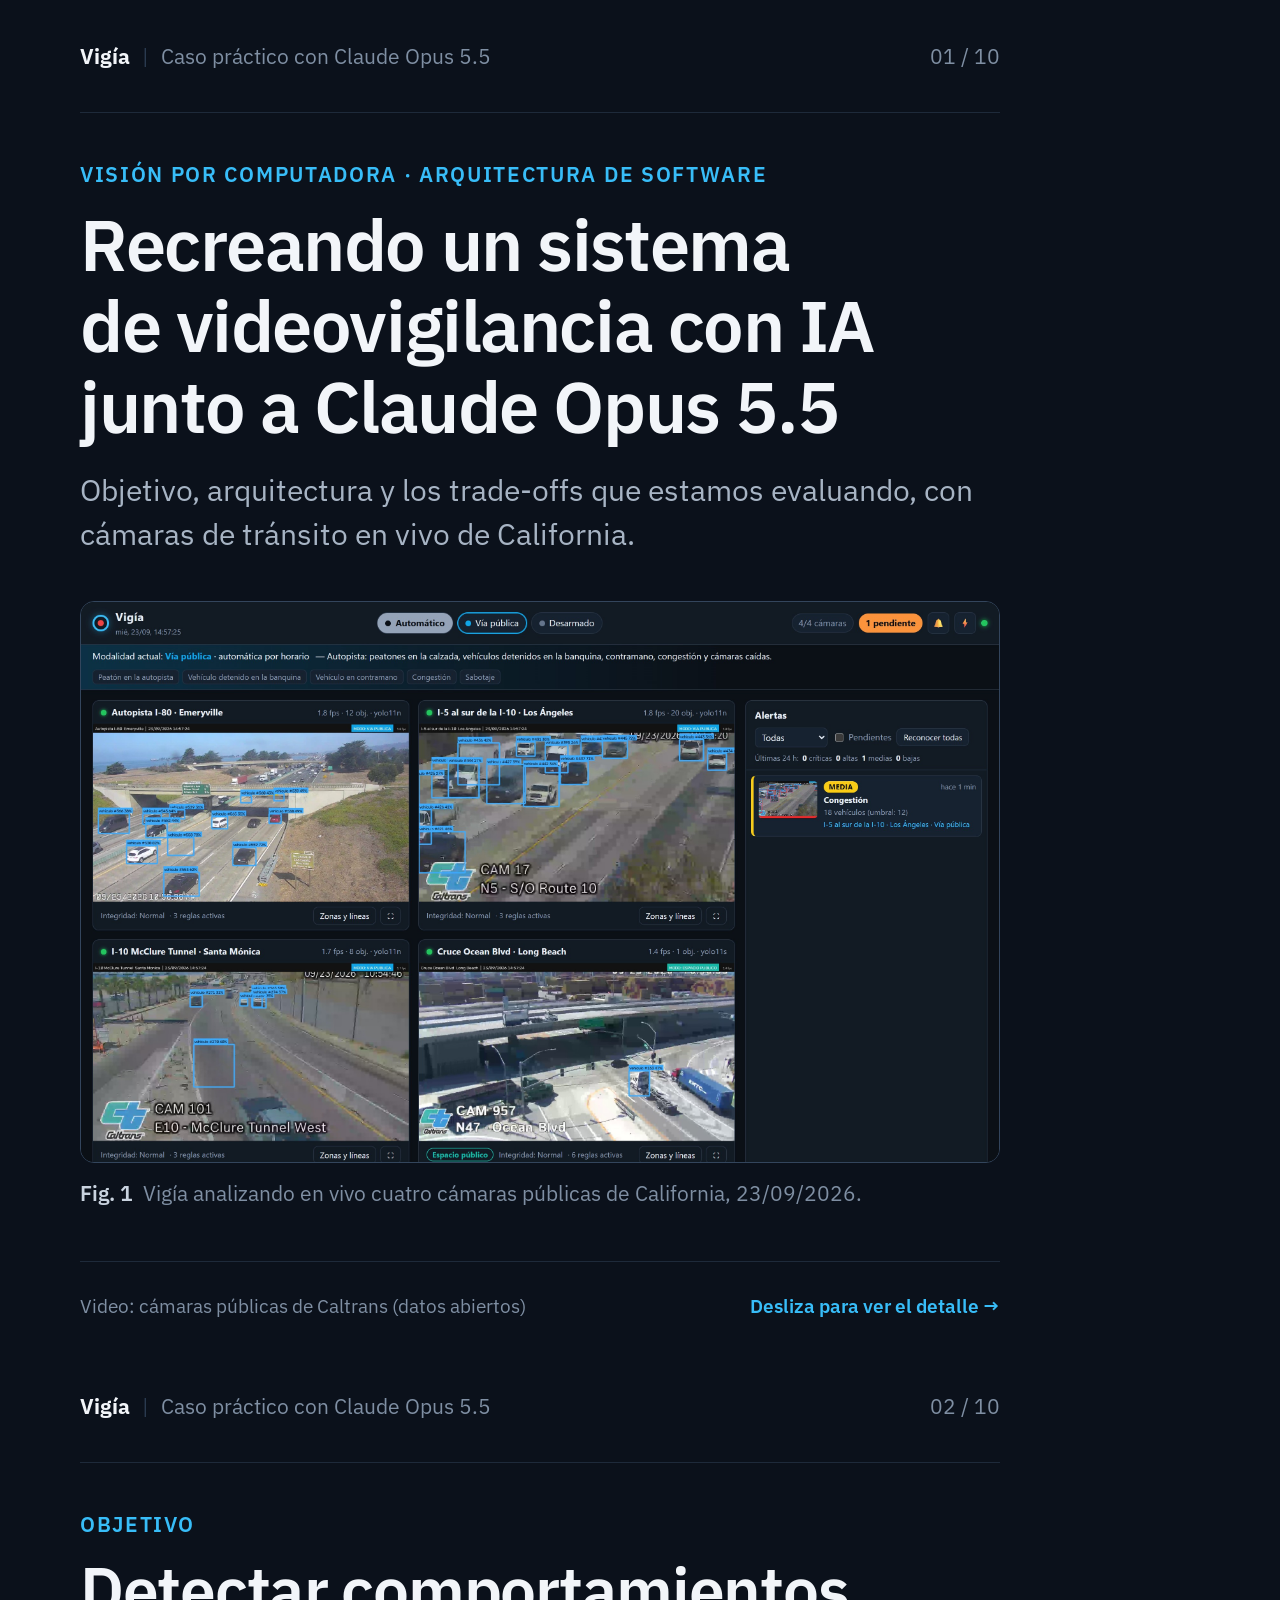
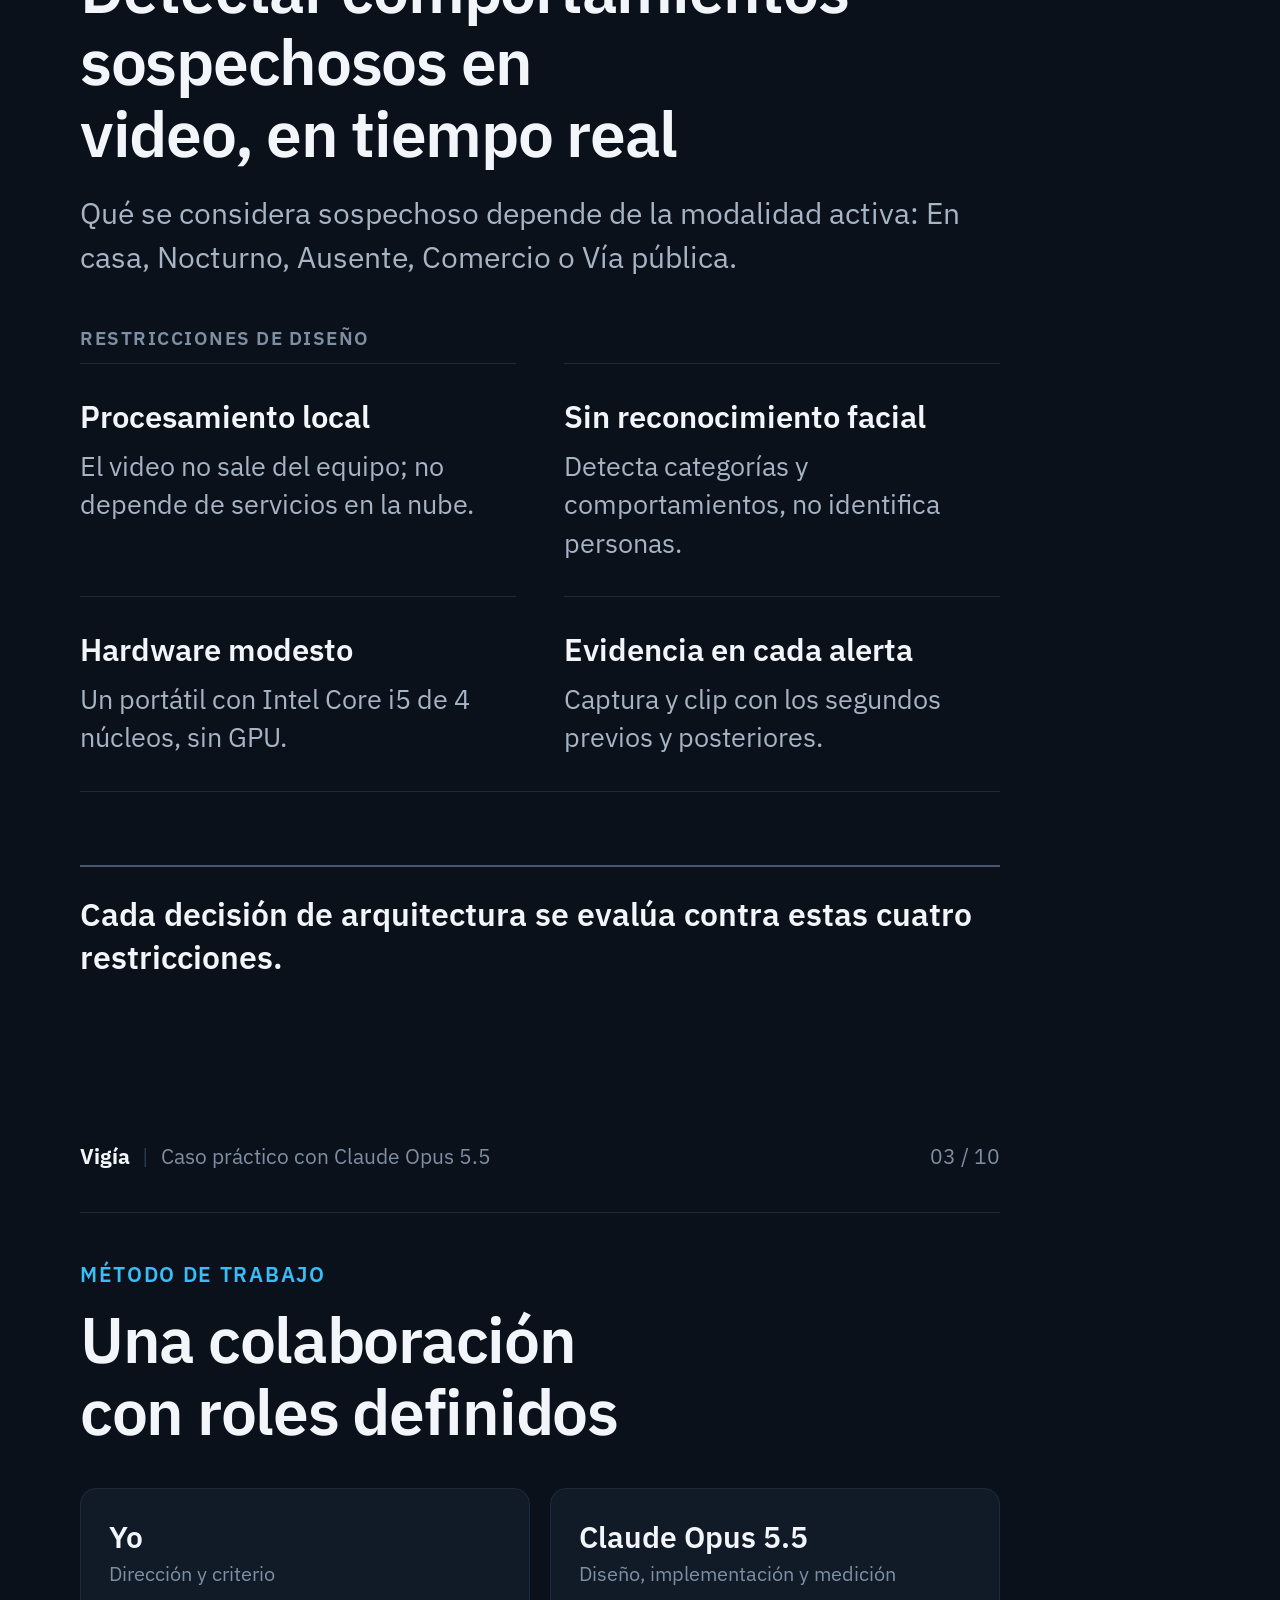
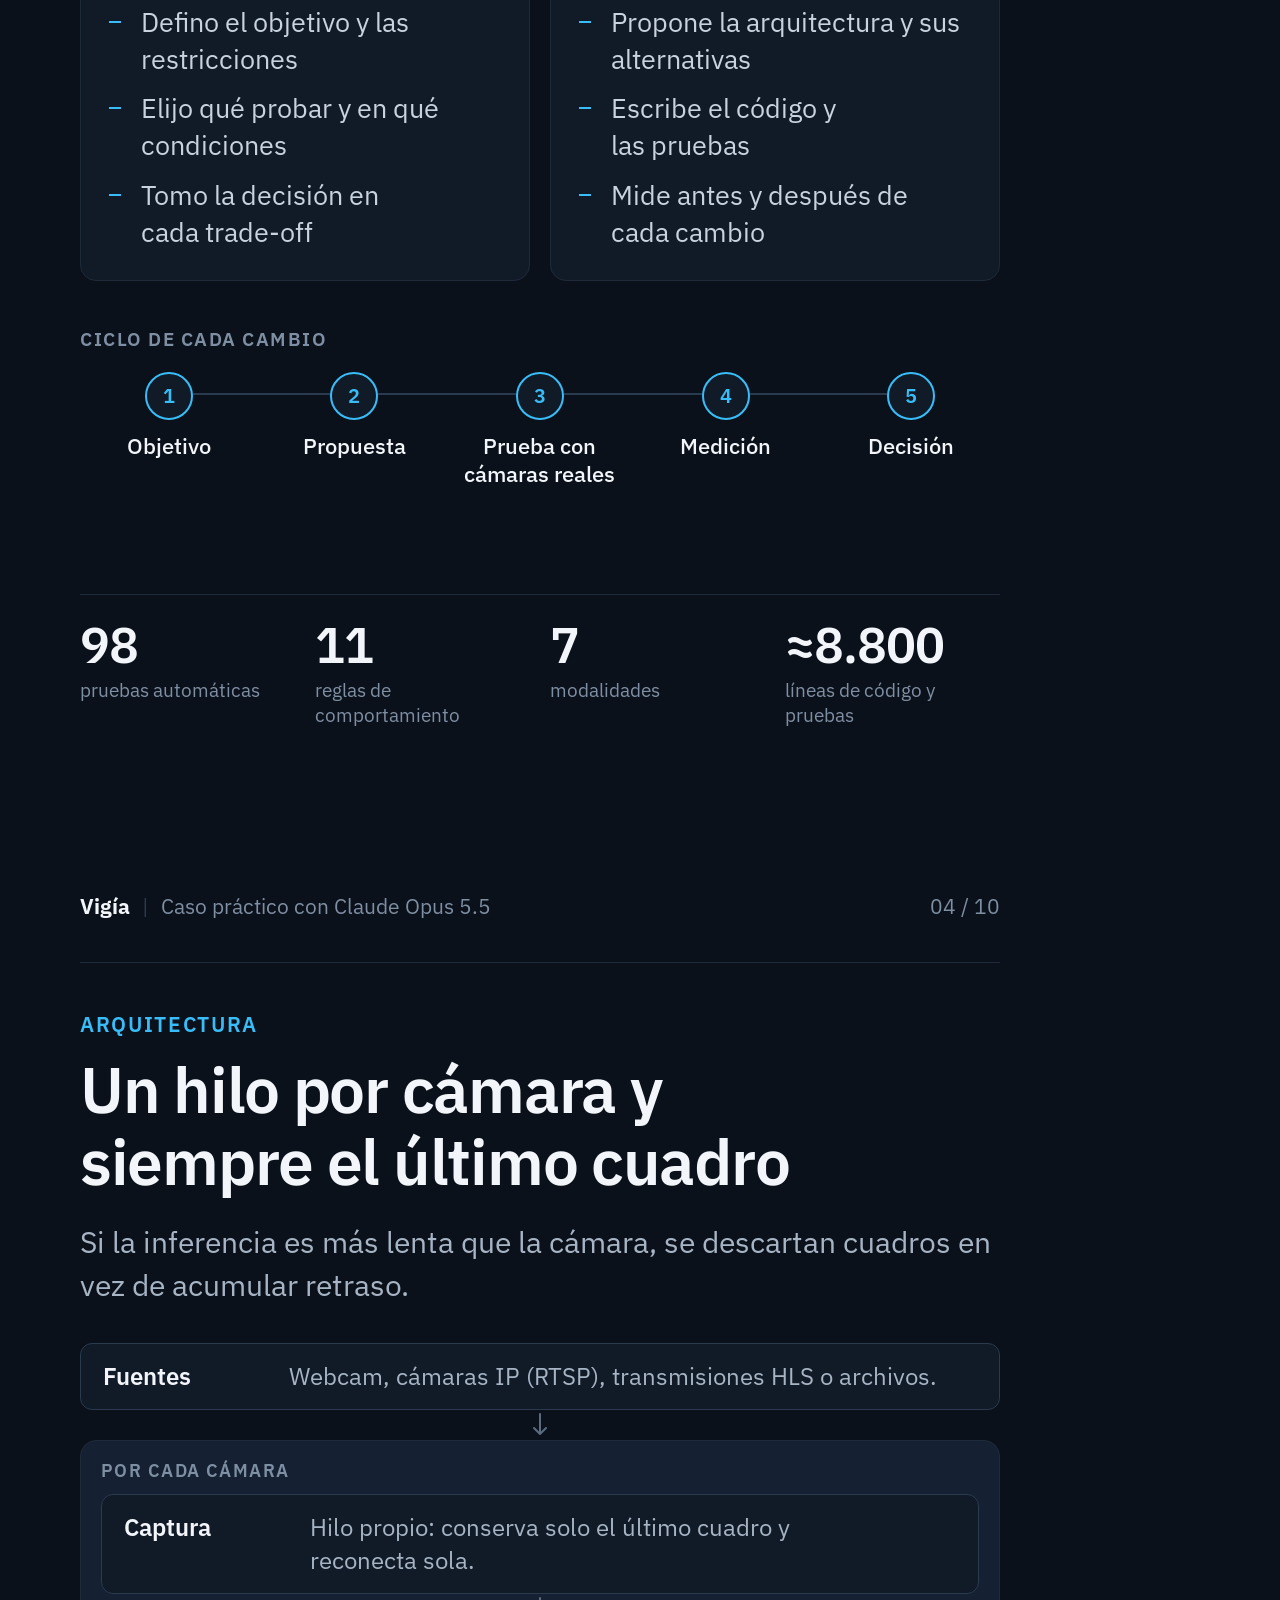
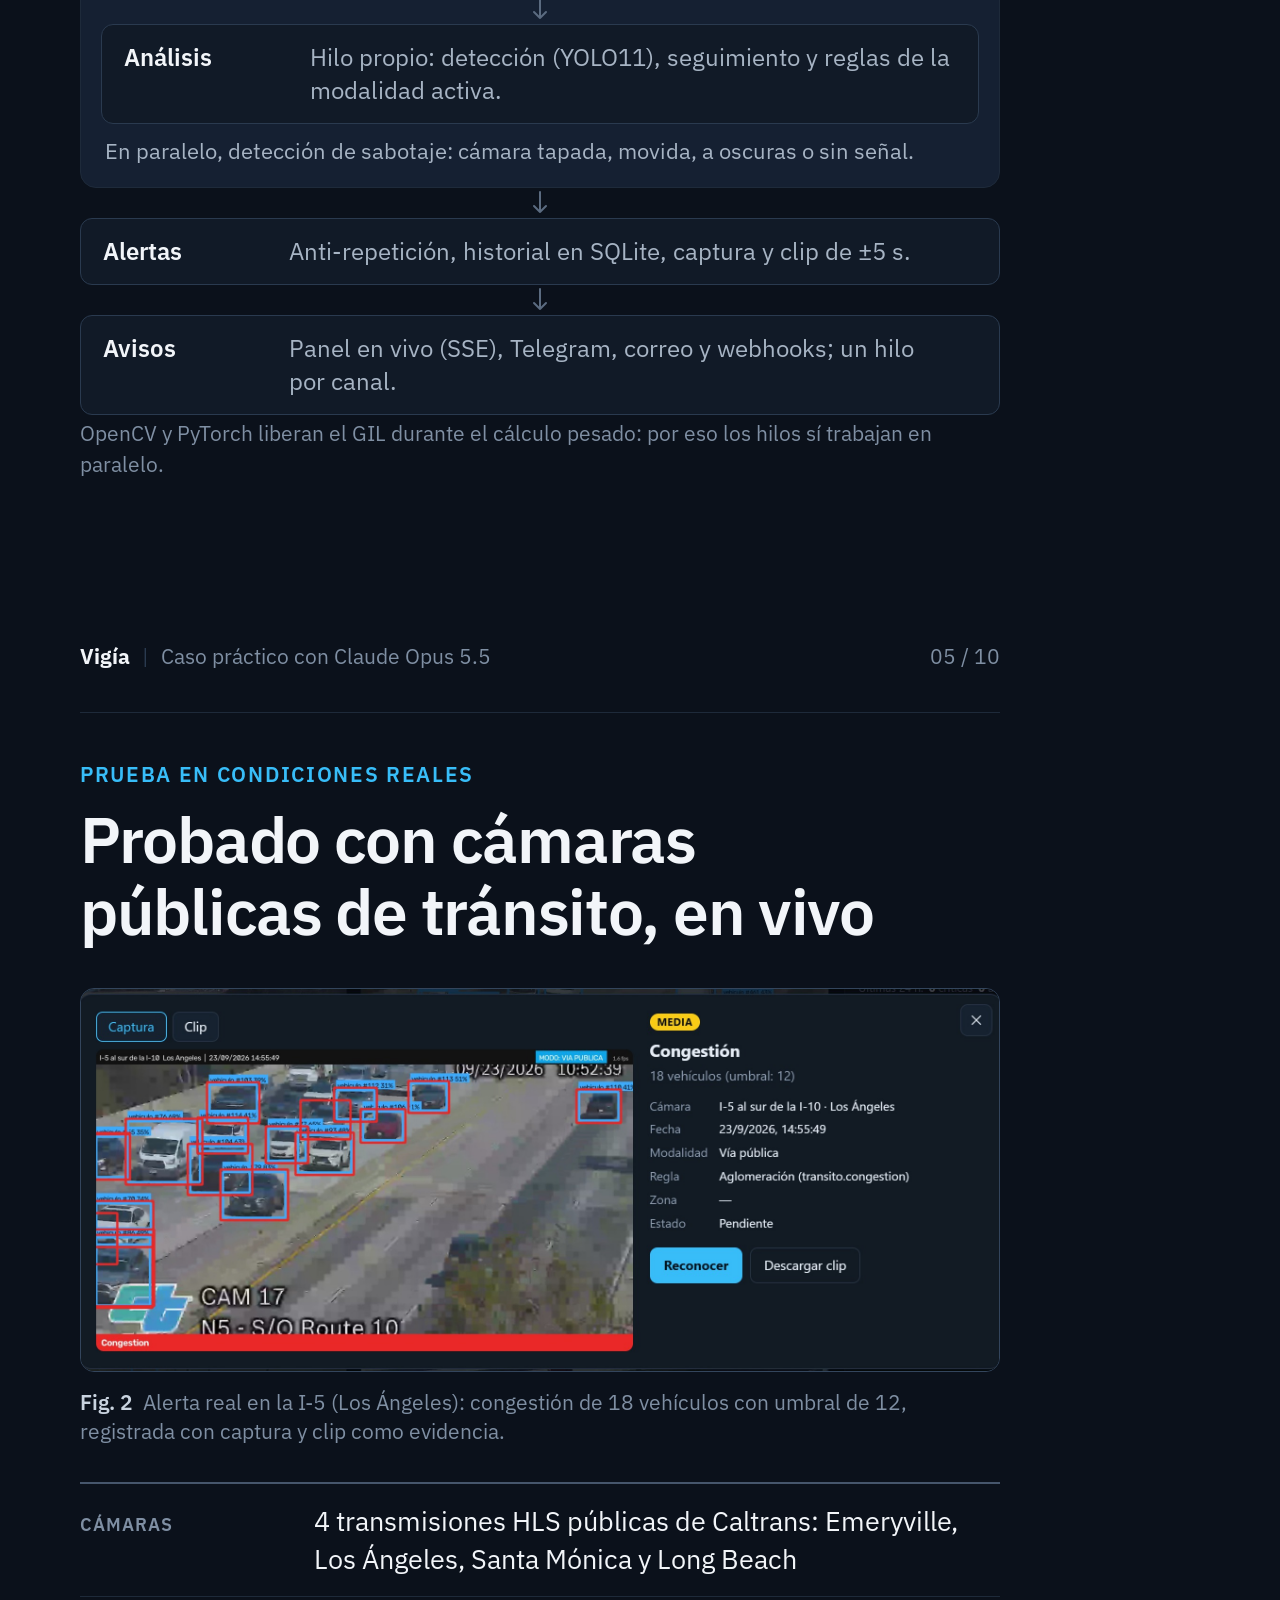
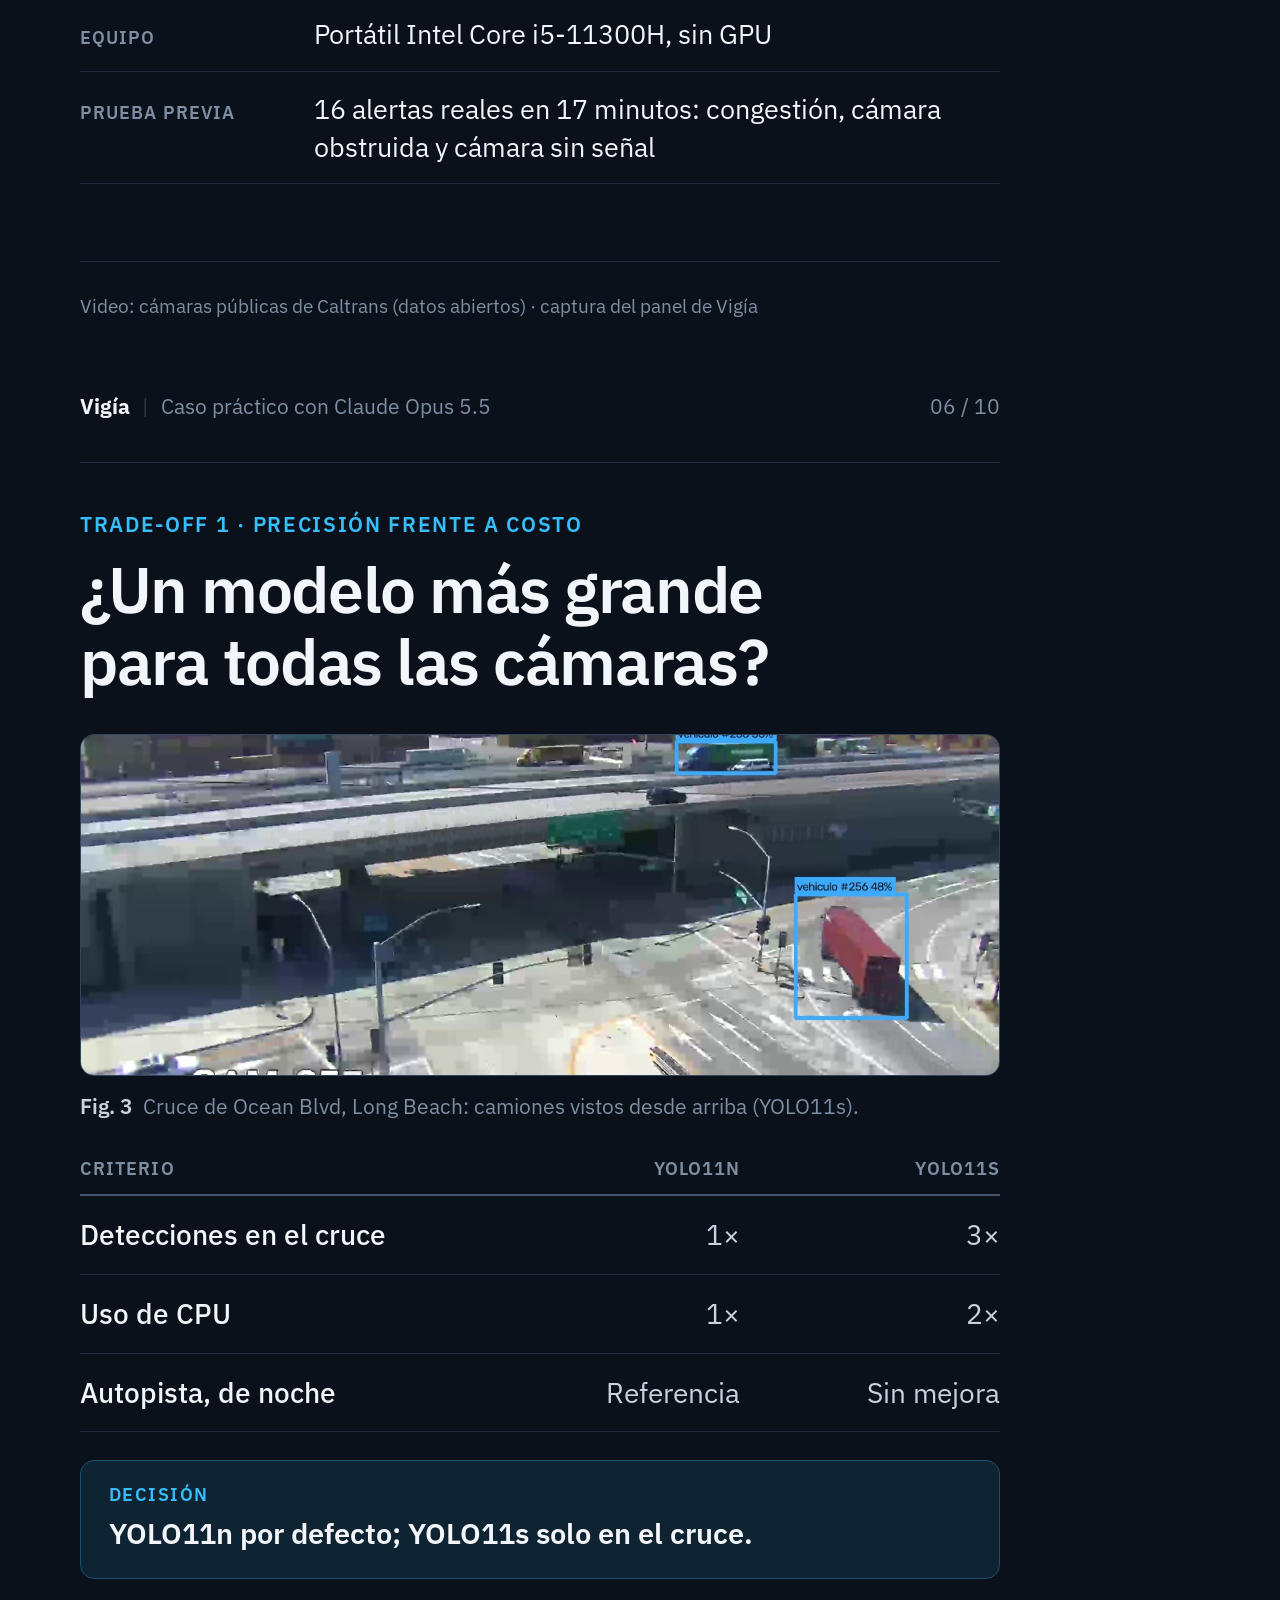
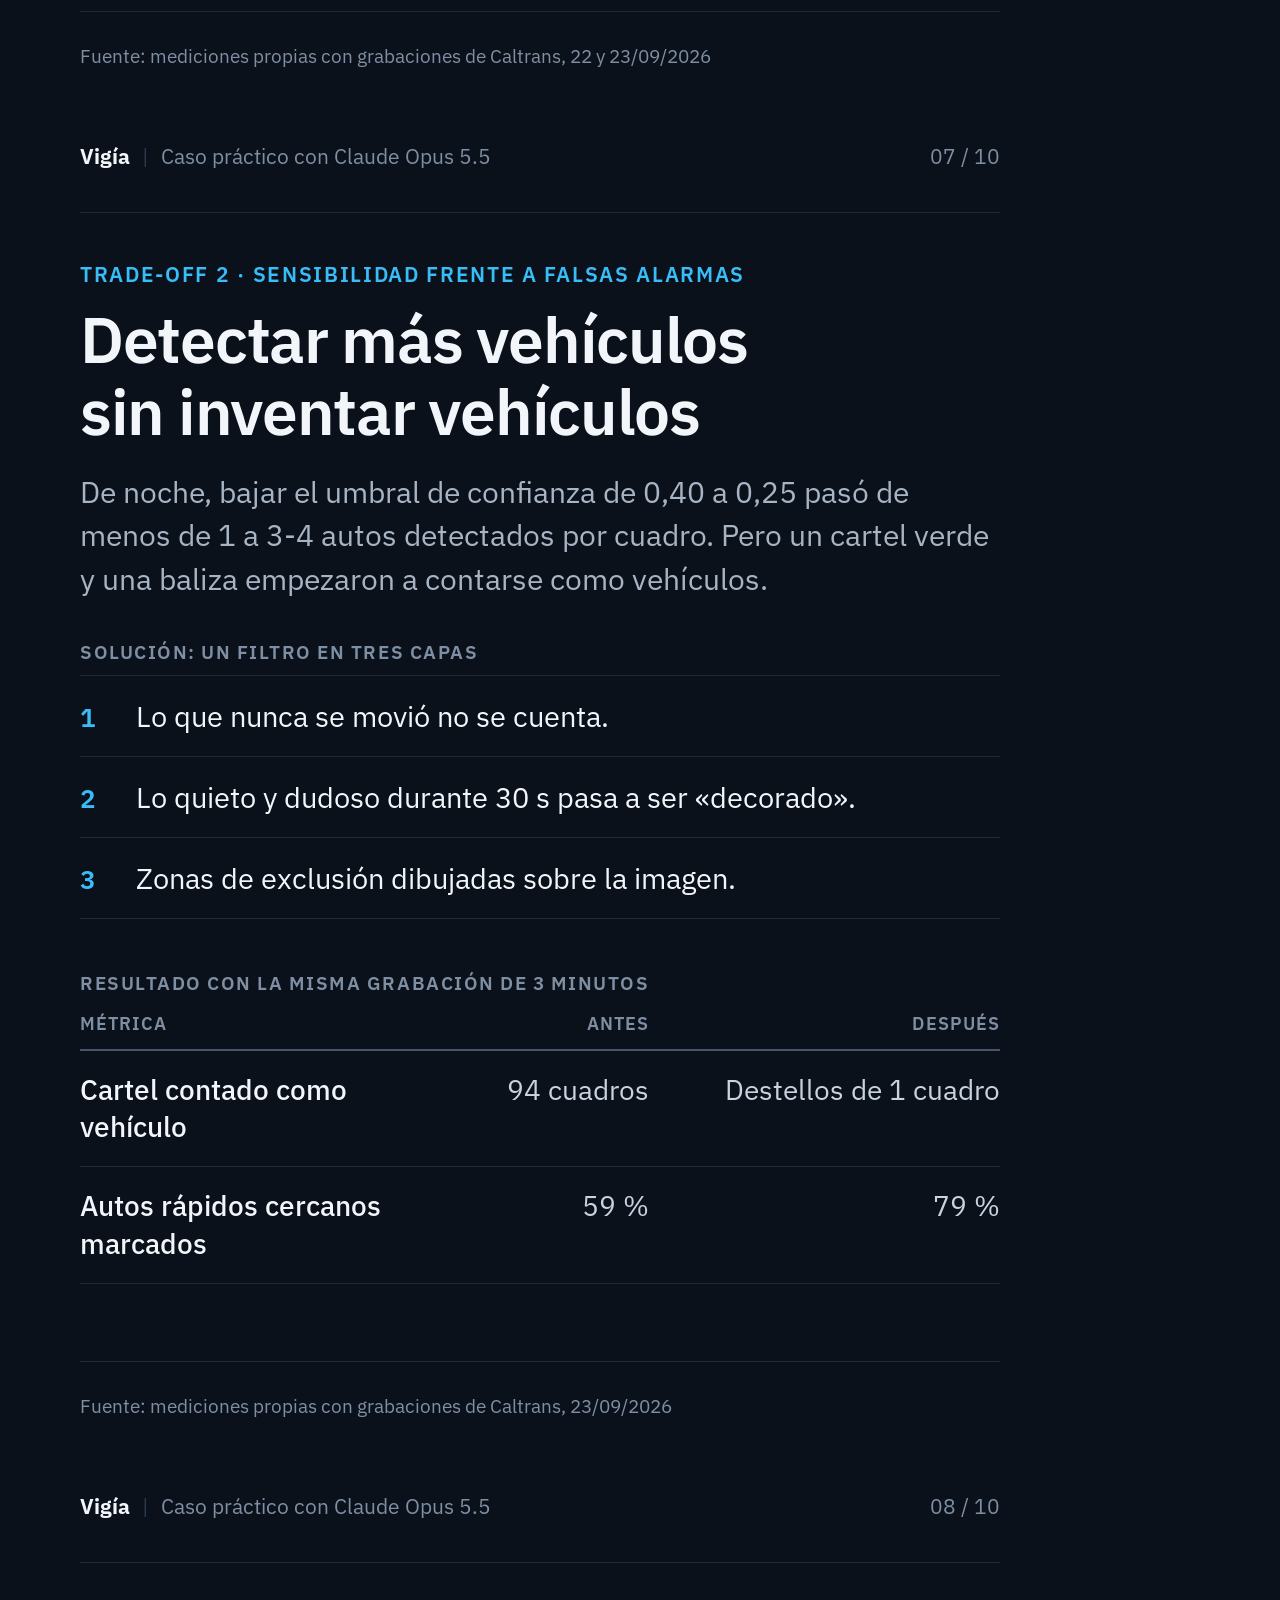
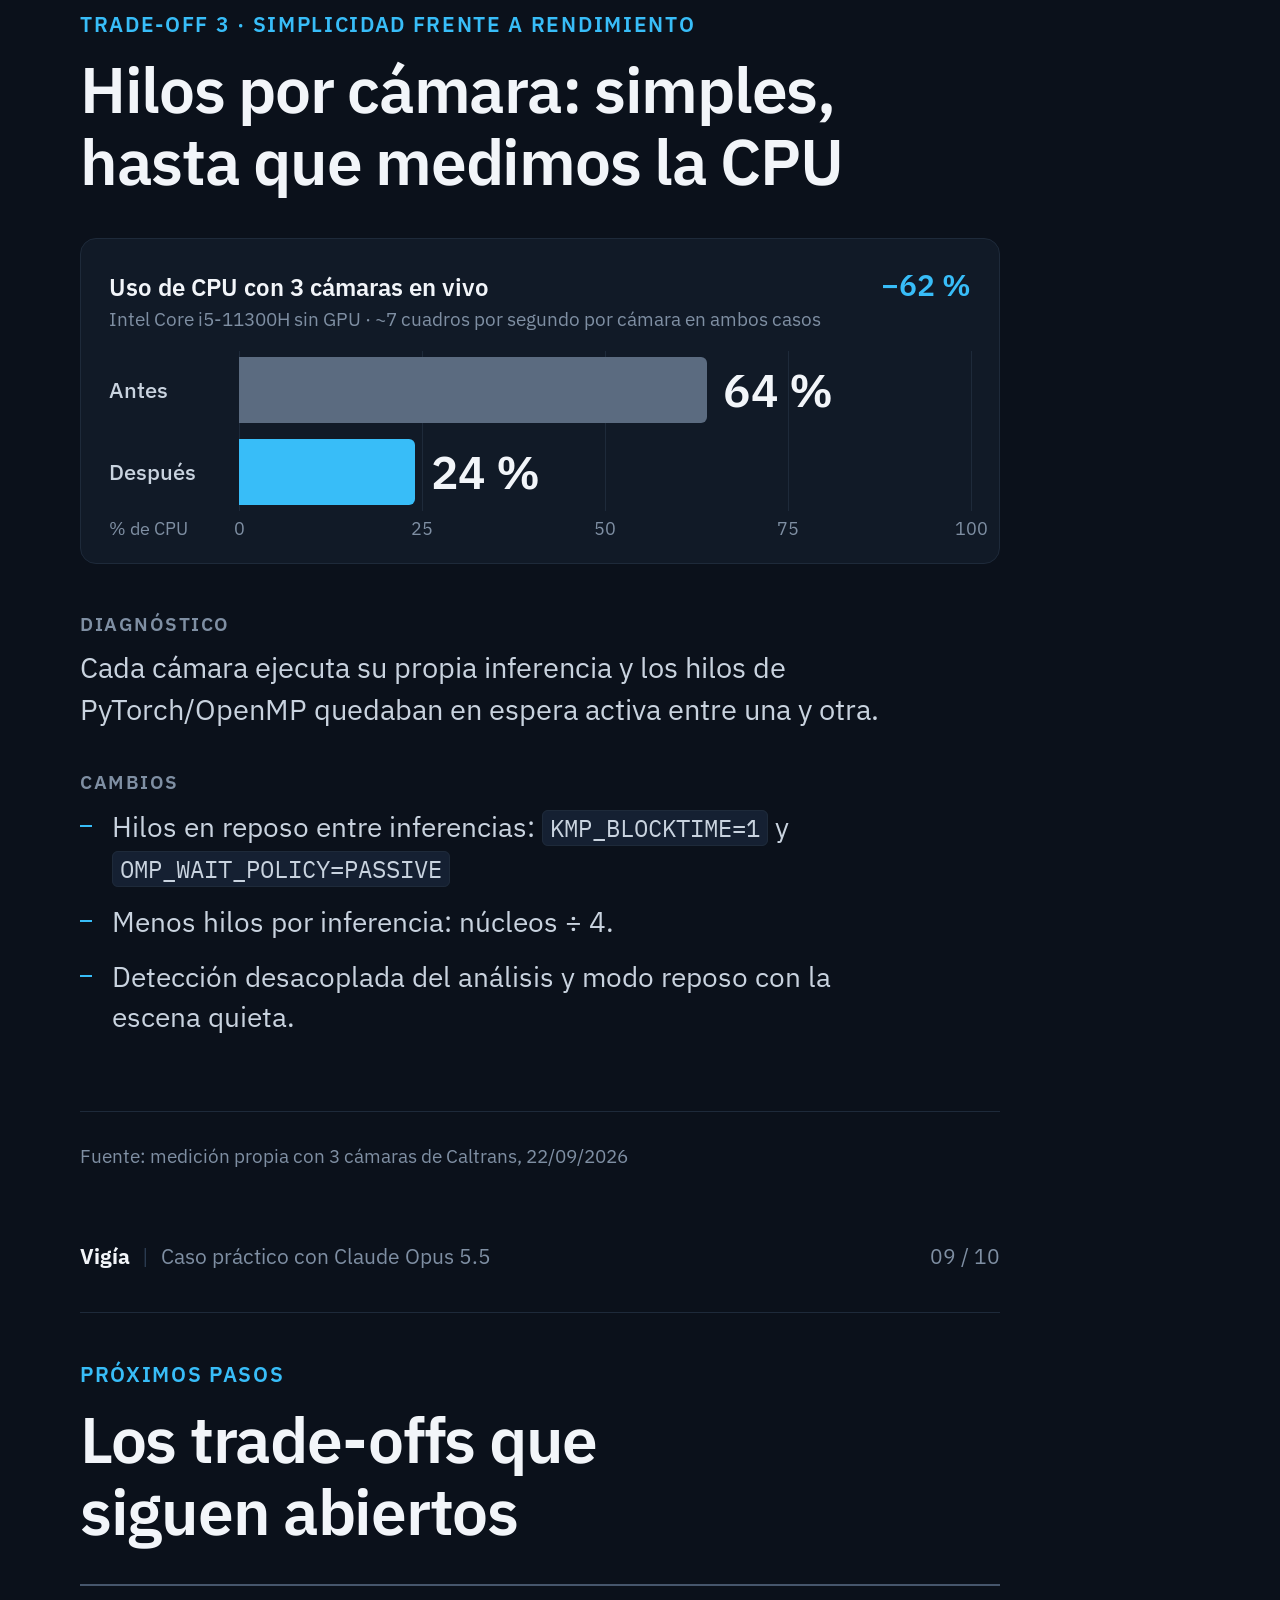
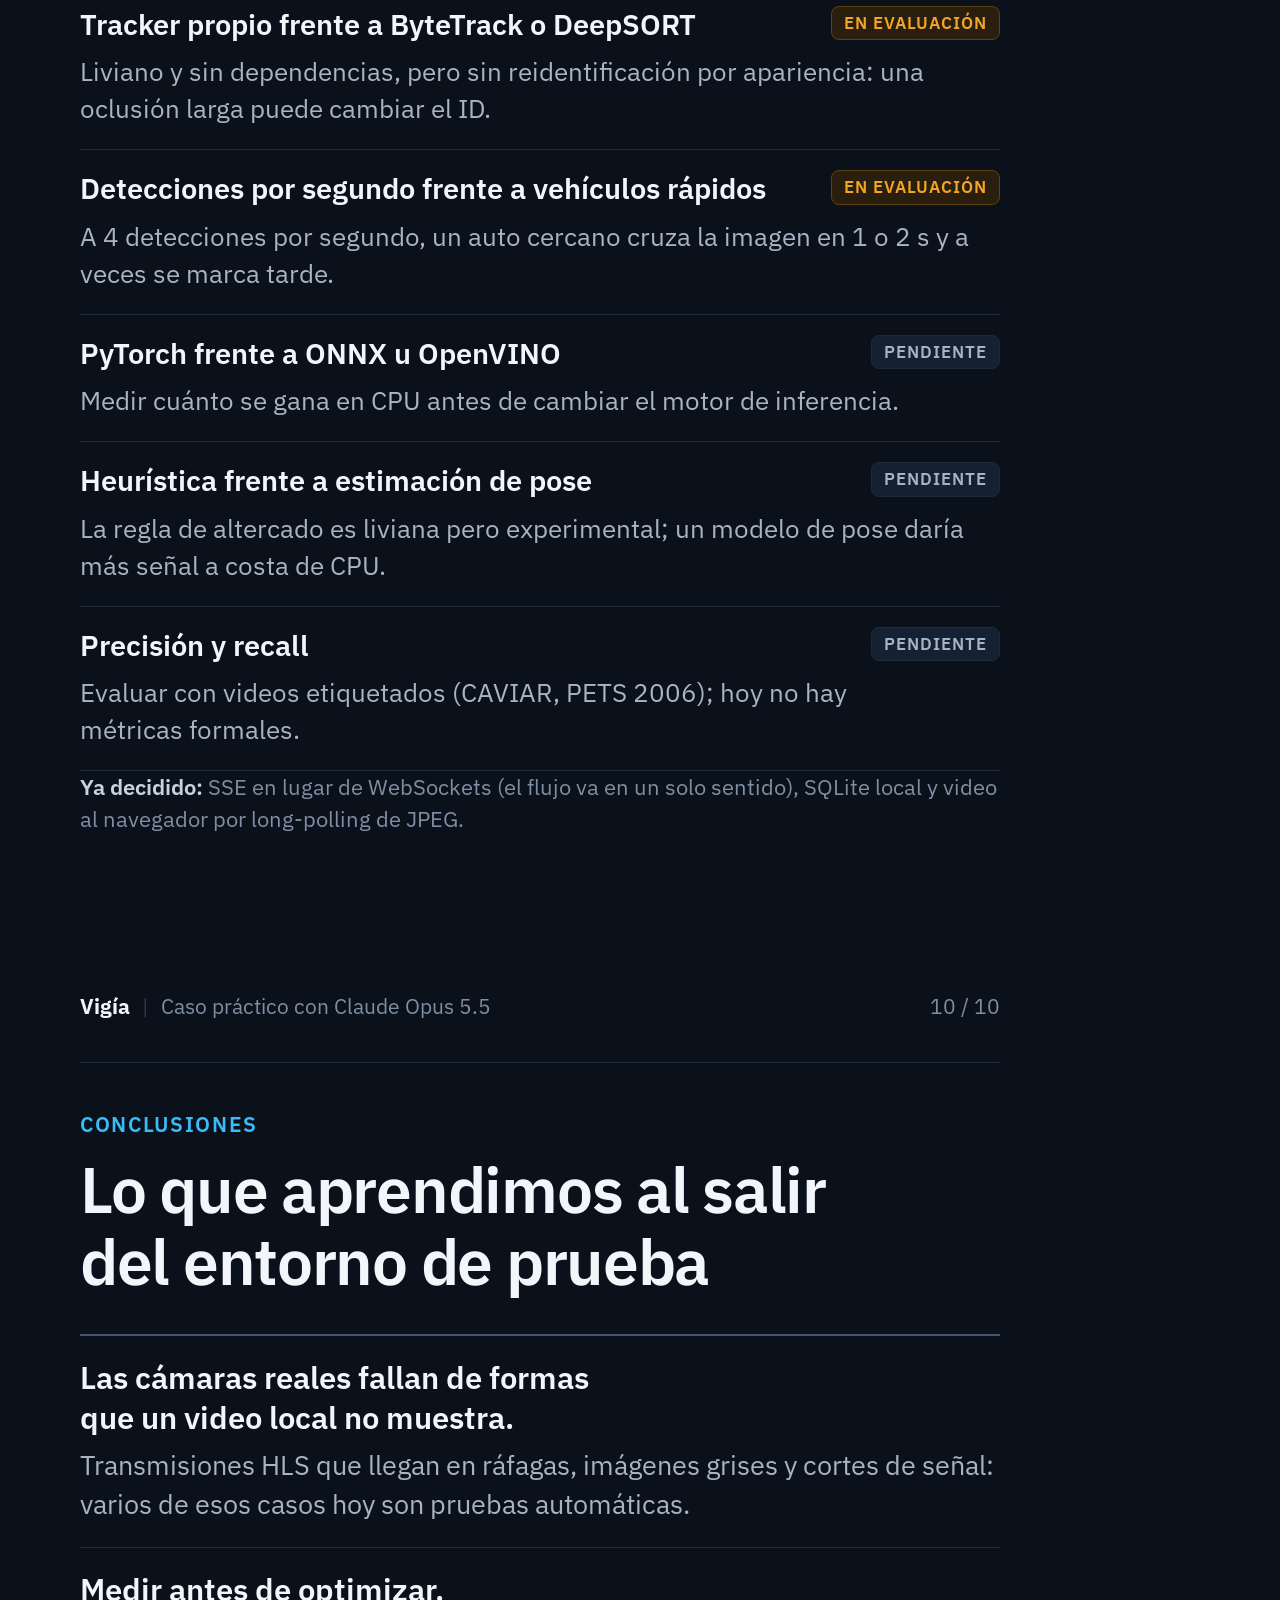
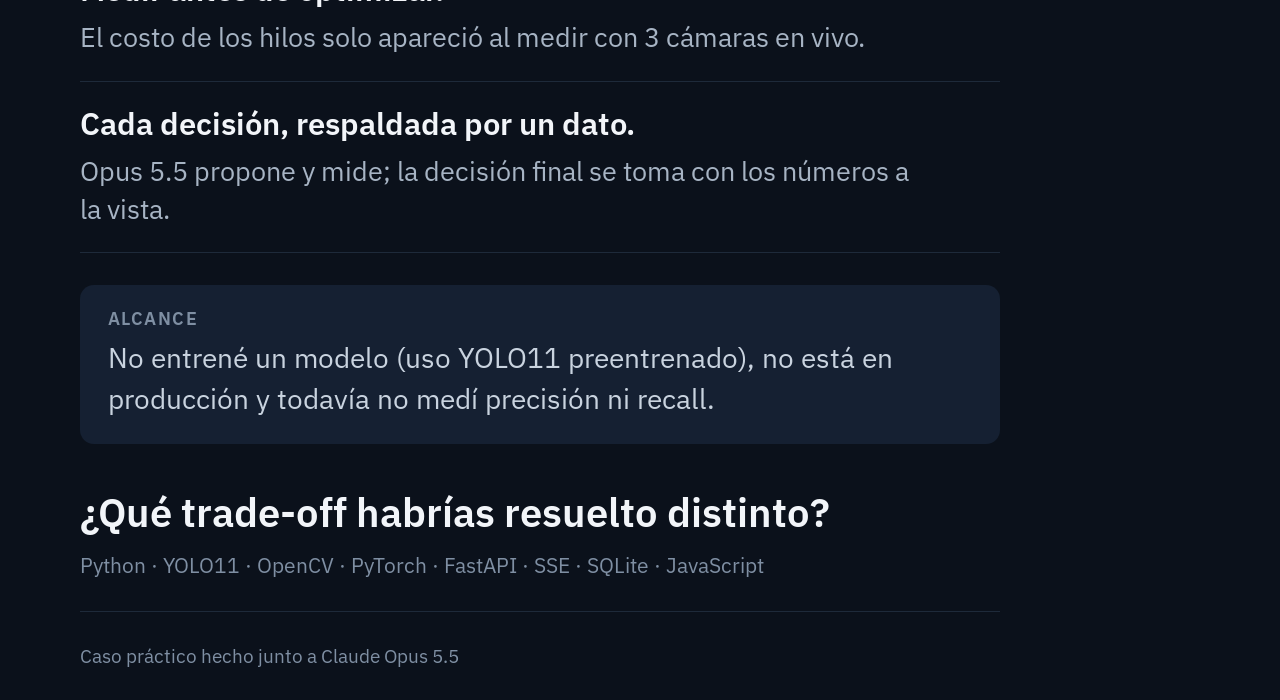
<file: linkedin/carrusel/carrusel.html>
<!doctype html>
<html lang="es">
<head>
<meta charset="utf-8">
<title>Carrusel de Vigía</title>
<link rel="stylesheet" href="https://fonts.googleapis.com/css2?family=IBM+Plex+Mono:wght@400;500&family=IBM+Plex+Sans:wght@400;500;600;700&display=swap">
<style>
@page { size: 1080px 1350px; margin: 0; }
html, body { margin: 0; background: #0B111B; }
.slide { width: 1080px; height: 1350px; overflow: hidden; break-after: page; }
</style>
</head>
<body>
<section class="slide" id="s01"><div style="width: 1080px; height: 1350px; box-sizing: border-box; position: relative; overflow: hidden; background: #0B111B; color: #C9D3DF; font-family: 'IBM Plex Sans', 'Segoe UI', system-ui, sans-serif; display: flex; flex-direction: column;"><div style="display: flex; justify-content: space-between; align-items: center; height: 112px; margin: 0 80px; border-bottom: 1px solid #1E2A3A; flex-shrink: 0;"><div style="display: flex; align-items: baseline; gap: 12px; font-size: 21px; line-height: 1;"><span style="font-weight: 700; color: #F2F5F9;">Vigía</span><span style="color: #2A3A4F;">|</span><span style="color: #7F8FA3;">Caso práctico con Claude Opus 5.5</span></div><div style="font-size: 21px; color: #7F8FA3; font-variant-numeric: tabular-nums;">01 / 10</div></div><div style="flex-grow: 1; min-height: 0; padding: 48px 80px 32px; display: flex; flex-direction: column;"><div style="font-size: 21px; font-weight: 600; letter-spacing: 0.08em; text-transform: uppercase; color: #38BDF8; line-height: 1.3;">Visión por computadora · Arquitectura de software</div><h1 style="margin: 16px 0 0; font-size: 72px; line-height: 1.12; font-weight: 600; letter-spacing: -0.02em; color: #F2F5F9; text-wrap: balance;">Recreando un sistema de videovigilancia con IA junto a Claude Opus 5.5</h1><p style="margin: 22px 0 0; font-size: 30px; line-height: 1.45; color: #A7B4C4; text-wrap: pretty;">Objetivo, arquitectura y los trade-offs que estamos evaluando, con cámaras de tránsito en vivo de California.</p><div style="height: 46px; flex-shrink: 0;"></div><figure style="margin: 0; flex-shrink: 0;"><div style="border-radius: 14px; overflow: hidden; border: 1px solid #33455C; background: #0B1017;"><img src="../imagenes/panel_4_camaras.jpg" alt="" style="display: block; width: 100%; height: 560px; object-fit: cover; object-position: top;"></div><figcaption style="margin-top: 16px; font-size: 21px; line-height: 1.4; color: #7F8FA3;"><span style="font-weight: 600; color: #C9D3DF;">Fig. 1</span>&nbsp;&nbsp;Vigía analizando en vivo cuatro cámaras públicas de California, 23/09/2026.</figcaption></figure></div><div style="display: flex; justify-content: space-between; align-items: center; gap: 24px; height: 88px; margin: 0 80px; border-top: 1px solid #1E2A3A; flex-shrink: 0; font-size: 19px; color: #7F8FA3;"><span>Video: cámaras públicas de Caltrans (datos abiertos)</span><span style="color: #38BDF8; font-weight: 600;">Desliza para ver el detalle →</span></div></div></section>
<section class="slide" id="s02"><div style="width: 1080px; height: 1350px; box-sizing: border-box; position: relative; overflow: hidden; background: #0B111B; color: #C9D3DF; font-family: 'IBM Plex Sans', 'Segoe UI', system-ui, sans-serif; display: flex; flex-direction: column;"><div style="display: flex; justify-content: space-between; align-items: center; height: 112px; margin: 0 80px; border-bottom: 1px solid #1E2A3A; flex-shrink: 0;"><div style="display: flex; align-items: baseline; gap: 12px; font-size: 21px; line-height: 1;"><span style="font-weight: 700; color: #F2F5F9;">Vigía</span><span style="color: #2A3A4F;">|</span><span style="color: #7F8FA3;">Caso práctico con Claude Opus 5.5</span></div><div style="font-size: 21px; color: #7F8FA3; font-variant-numeric: tabular-nums;">02 / 10</div></div><div style="flex-grow: 1; min-height: 0; padding: 48px 80px 32px; display: flex; flex-direction: column;"><div style="font-size: 21px; font-weight: 600; letter-spacing: 0.08em; text-transform: uppercase; color: #38BDF8; line-height: 1.3;">Objetivo</div><h1 style="margin: 16px 0 0; font-size: 64px; line-height: 1.12; font-weight: 600; letter-spacing: -0.02em; color: #F2F5F9; text-wrap: balance;">Detectar comportamientos sospechosos en video, en tiempo real</h1><p style="margin: 22px 0 0; font-size: 30px; line-height: 1.45; color: #A7B4C4; text-wrap: pretty;">Qué se considera sospechoso depende de la modalidad activa: En casa, Nocturno, Ausente, Comercio o Vía pública.</p><div style="height: 48px; flex-shrink: 0;"></div><div style="font-size: 19px; font-weight: 600; letter-spacing: 0.08em; text-transform: uppercase; color: #7F8FA3; line-height: 1.3;">Restricciones de diseño</div><div style="height: 12px; flex-shrink: 0;"></div><div style="display: grid; grid-template-columns: repeat(2, minmax(0, 1fr)); column-gap: 48px; border-bottom: 1px solid #1E2A3A;"><div style="padding: 32px 0 34px; border-top: 1px solid #1E2A3A; display: flex; flex-direction: column; gap: 10px;"><div style="font-size: 31px; font-weight: 600; color: #F2F5F9;">Procesamiento local</div><div style="font-size: 27px; line-height: 1.42; color: #A7B4C4;">El video no sale del equipo; no depende de servicios en la nube.</div></div><div style="padding: 32px 0 34px; border-top: 1px solid #1E2A3A; display: flex; flex-direction: column; gap: 10px;"><div style="font-size: 31px; font-weight: 600; color: #F2F5F9;">Sin reconocimiento facial</div><div style="font-size: 27px; line-height: 1.42; color: #A7B4C4;">Detecta categorías y comportamientos, no identifica personas.</div></div><div style="padding: 32px 0 34px; border-top: 1px solid #1E2A3A; display: flex; flex-direction: column; gap: 10px;"><div style="font-size: 31px; font-weight: 600; color: #F2F5F9;">Hardware modesto</div><div style="font-size: 27px; line-height: 1.42; color: #A7B4C4;">Un portátil con Intel Core i5 de 4 núcleos, sin GPU.</div></div><div style="padding: 32px 0 34px; border-top: 1px solid #1E2A3A; display: flex; flex-direction: column; gap: 10px;"><div style="font-size: 31px; font-weight: 600; color: #F2F5F9;">Evidencia en cada alerta</div><div style="font-size: 27px; line-height: 1.42; color: #A7B4C4;">Captura y clip con los segundos previos y posteriores.</div></div></div><div style="flex-grow: 1;"></div><div style="border-top: 2px solid #46566C; padding-top: 26px; font-size: 32px; font-weight: 600; line-height: 1.35; color: #F2F5F9;">Cada decisión de arquitectura se evalúa contra estas cuatro restricciones.</div></div><div style="display: flex; justify-content: space-between; align-items: center; gap: 24px; height: 88px; margin: 0 80px; border-top: 1px solid transparent; flex-shrink: 0; font-size: 19px; color: #7F8FA3;"><span></span><span style="color: #38BDF8; font-weight: 600;"></span></div></div></section>
<section class="slide" id="s03"><div style="width: 1080px; height: 1350px; box-sizing: border-box; position: relative; overflow: hidden; background: #0B111B; color: #C9D3DF; font-family: 'IBM Plex Sans', 'Segoe UI', system-ui, sans-serif; display: flex; flex-direction: column;"><div style="display: flex; justify-content: space-between; align-items: center; height: 112px; margin: 0 80px; border-bottom: 1px solid #1E2A3A; flex-shrink: 0;"><div style="display: flex; align-items: baseline; gap: 12px; font-size: 21px; line-height: 1;"><span style="font-weight: 700; color: #F2F5F9;">Vigía</span><span style="color: #2A3A4F;">|</span><span style="color: #7F8FA3;">Caso práctico con Claude Opus 5.5</span></div><div style="font-size: 21px; color: #7F8FA3; font-variant-numeric: tabular-nums;">03 / 10</div></div><div style="flex-grow: 1; min-height: 0; padding: 48px 80px 32px; display: flex; flex-direction: column;"><div style="font-size: 21px; font-weight: 600; letter-spacing: 0.08em; text-transform: uppercase; color: #38BDF8; line-height: 1.3;">Método de trabajo</div><h1 style="margin: 16px 0 0; font-size: 64px; line-height: 1.12; font-weight: 600; letter-spacing: -0.02em; color: #F2F5F9; text-wrap: balance;">Una colaboración con roles definidos</h1><div style="height: 40px; flex-shrink: 0;"></div><div style="display: grid; grid-template-columns: repeat(2, minmax(0, 1fr)); gap: 20px;"><div style="background: #111A27; border: 1px solid #1E2A3A; border-radius: 16px; padding: 28px 28px 30px; display: flex; flex-direction: column; gap: 16px;"><div><div style="font-size: 30px; font-weight: 600; color: #F2F5F9;">Yo</div><div style="font-size: 20px; color: #7F8FA3; margin-top: 4px;">Dirección y criterio</div></div><div style="display: flex; flex-direction: column; gap: 12px;"><div style="display: grid; grid-template-columns: 20px minmax(0, 1fr); gap: 12px;"><div style="width: 12px; height: 2px; background: #38BDF8; margin-top: 18px;"></div><div style="font-size: 27px; line-height: 1.38; color: #C9D3DF; text-wrap: pretty;">Defino el objetivo y las restricciones</div></div><div style="display: grid; grid-template-columns: 20px minmax(0, 1fr); gap: 12px;"><div style="width: 12px; height: 2px; background: #38BDF8; margin-top: 18px;"></div><div style="font-size: 27px; line-height: 1.38; color: #C9D3DF; text-wrap: pretty;">Elijo qué probar y en qué condiciones</div></div><div style="display: grid; grid-template-columns: 20px minmax(0, 1fr); gap: 12px;"><div style="width: 12px; height: 2px; background: #38BDF8; margin-top: 18px;"></div><div style="font-size: 27px; line-height: 1.38; color: #C9D3DF; text-wrap: pretty;">Tomo la decisión en cada <span style="white-space: nowrap;">trade-off</span></div></div></div></div><div style="background: #111A27; border: 1px solid #1E2A3A; border-radius: 16px; padding: 28px 28px 30px; display: flex; flex-direction: column; gap: 16px;"><div><div style="font-size: 30px; font-weight: 600; color: #F2F5F9;">Claude Opus 5.5</div><div style="font-size: 20px; color: #7F8FA3; margin-top: 4px;">Diseño, implementación y medición</div></div><div style="display: flex; flex-direction: column; gap: 12px;"><div style="display: grid; grid-template-columns: 20px minmax(0, 1fr); gap: 12px;"><div style="width: 12px; height: 2px; background: #38BDF8; margin-top: 18px;"></div><div style="font-size: 27px; line-height: 1.38; color: #C9D3DF; text-wrap: pretty;">Propone la arquitectura y sus alternativas</div></div><div style="display: grid; grid-template-columns: 20px minmax(0, 1fr); gap: 12px;"><div style="width: 12px; height: 2px; background: #38BDF8; margin-top: 18px;"></div><div style="font-size: 27px; line-height: 1.38; color: #C9D3DF; text-wrap: pretty;">Escribe el código y las pruebas</div></div><div style="display: grid; grid-template-columns: 20px minmax(0, 1fr); gap: 12px;"><div style="width: 12px; height: 2px; background: #38BDF8; margin-top: 18px;"></div><div style="font-size: 27px; line-height: 1.38; color: #C9D3DF; text-wrap: pretty;">Mide antes y después de cada cambio</div></div></div></div></div><div style="height: 46px; flex-shrink: 0;"></div><div style="font-size: 19px; font-weight: 600; letter-spacing: 0.08em; text-transform: uppercase; color: #7F8FA3; line-height: 1.3;">Ciclo de cada cambio</div><div style="height: 20px; flex-shrink: 0;"></div><div style="position: relative; display: grid; grid-template-columns: repeat(5, minmax(0, 1fr)); gap: 8px;"><div style="position: absolute; left: 10%; right: 10%; top: 21px; height: 2px; background: #2A3A4F;"></div><div style="display: flex; flex-direction: column; align-items: center; gap: 12px; text-align: center; position: relative;"><div style="width: 44px; height: 44px; border-radius: 50%; background: #111A27; border: 2px solid #38BDF8; color: #38BDF8; font-size: 20px; font-weight: 600; display: flex; align-items: center; justify-content: center; position: relative; z-index: 1;">1</div><div style="font-size: 22px; line-height: 1.3; color: #F2F5F9; font-weight: 500;">Objetivo</div></div><div style="display: flex; flex-direction: column; align-items: center; gap: 12px; text-align: center; position: relative;"><div style="width: 44px; height: 44px; border-radius: 50%; background: #111A27; border: 2px solid #38BDF8; color: #38BDF8; font-size: 20px; font-weight: 600; display: flex; align-items: center; justify-content: center; position: relative; z-index: 1;">2</div><div style="font-size: 22px; line-height: 1.3; color: #F2F5F9; font-weight: 500;">Propuesta</div></div><div style="display: flex; flex-direction: column; align-items: center; gap: 12px; text-align: center; position: relative;"><div style="width: 44px; height: 44px; border-radius: 50%; background: #111A27; border: 2px solid #38BDF8; color: #38BDF8; font-size: 20px; font-weight: 600; display: flex; align-items: center; justify-content: center; position: relative; z-index: 1;">3</div><div style="font-size: 22px; line-height: 1.3; color: #F2F5F9; font-weight: 500;">Prueba con cámaras reales</div></div><div style="display: flex; flex-direction: column; align-items: center; gap: 12px; text-align: center; position: relative;"><div style="width: 44px; height: 44px; border-radius: 50%; background: #111A27; border: 2px solid #38BDF8; color: #38BDF8; font-size: 20px; font-weight: 600; display: flex; align-items: center; justify-content: center; position: relative; z-index: 1;">4</div><div style="font-size: 22px; line-height: 1.3; color: #F2F5F9; font-weight: 500;">Medición</div></div><div style="display: flex; flex-direction: column; align-items: center; gap: 12px; text-align: center; position: relative;"><div style="width: 44px; height: 44px; border-radius: 50%; background: #111A27; border: 2px solid #38BDF8; color: #38BDF8; font-size: 20px; font-weight: 600; display: flex; align-items: center; justify-content: center; position: relative; z-index: 1;">5</div><div style="font-size: 22px; line-height: 1.3; color: #F2F5F9; font-weight: 500;">Decisión</div></div></div><div style="flex-grow: 1;"></div><div style="border-top: 1px solid #1E2A3A; padding-top: 24px; display: grid; grid-template-columns: repeat(4, minmax(0, 1fr)); gap: 20px;"><div style="display: flex; flex-direction: column; gap: 6px;"><div style="font-size: 50px; font-weight: 600; letter-spacing: -0.02em; line-height: 1.05; color: #F2F5F9; font-variant-numeric: tabular-nums;">98</div><div style="font-size: 19px; line-height: 1.35; color: #7F8FA3;">pruebas automáticas</div></div><div style="display: flex; flex-direction: column; gap: 6px;"><div style="font-size: 50px; font-weight: 600; letter-spacing: -0.02em; line-height: 1.05; color: #F2F5F9; font-variant-numeric: tabular-nums;">11</div><div style="font-size: 19px; line-height: 1.35; color: #7F8FA3;">reglas de comportamiento</div></div><div style="display: flex; flex-direction: column; gap: 6px;"><div style="font-size: 50px; font-weight: 600; letter-spacing: -0.02em; line-height: 1.05; color: #F2F5F9; font-variant-numeric: tabular-nums;">7</div><div style="font-size: 19px; line-height: 1.35; color: #7F8FA3;">modalidades</div></div><div style="display: flex; flex-direction: column; gap: 6px;"><div style="font-size: 50px; font-weight: 600; letter-spacing: -0.02em; line-height: 1.05; color: #F2F5F9; font-variant-numeric: tabular-nums;">≈8.800</div><div style="font-size: 19px; line-height: 1.35; color: #7F8FA3;">líneas de código y pruebas</div></div></div></div><div style="display: flex; justify-content: space-between; align-items: center; gap: 24px; height: 88px; margin: 0 80px; border-top: 1px solid transparent; flex-shrink: 0; font-size: 19px; color: #7F8FA3;"><span></span><span style="color: #38BDF8; font-weight: 600;"></span></div></div></section>
<section class="slide" id="s04"><div style="width: 1080px; height: 1350px; box-sizing: border-box; position: relative; overflow: hidden; background: #0B111B; color: #C9D3DF; font-family: 'IBM Plex Sans', 'Segoe UI', system-ui, sans-serif; display: flex; flex-direction: column;"><div style="display: flex; justify-content: space-between; align-items: center; height: 112px; margin: 0 80px; border-bottom: 1px solid #1E2A3A; flex-shrink: 0;"><div style="display: flex; align-items: baseline; gap: 12px; font-size: 21px; line-height: 1;"><span style="font-weight: 700; color: #F2F5F9;">Vigía</span><span style="color: #2A3A4F;">|</span><span style="color: #7F8FA3;">Caso práctico con Claude Opus 5.5</span></div><div style="font-size: 21px; color: #7F8FA3; font-variant-numeric: tabular-nums;">04 / 10</div></div><div style="flex-grow: 1; min-height: 0; padding: 48px 80px 32px; display: flex; flex-direction: column;"><div style="font-size: 21px; font-weight: 600; letter-spacing: 0.08em; text-transform: uppercase; color: #38BDF8; line-height: 1.3;">Arquitectura</div><h1 style="margin: 16px 0 0; font-size: 64px; line-height: 1.12; font-weight: 600; letter-spacing: -0.02em; color: #F2F5F9; text-wrap: balance;">Un hilo por cámara y siempre el último cuadro</h1><p style="margin: 22px 0 0; font-size: 30px; line-height: 1.45; color: #A7B4C4; text-wrap: pretty;">Si la inferencia es más lenta que la cámara, se descartan cuadros en vez de acumular retraso.</p><div style="height: 36px; flex-shrink: 0;"></div><div style="background: #111A27; border: 1px solid #2A3A4F; border-radius: 12px; padding: 16px 22px; display: grid; grid-template-columns: 170px minmax(0, 1fr); gap: 16px; align-items: baseline; flex-shrink: 0;"><div style="font-size: 24px; font-weight: 600; color: #F2F5F9;">Fuentes</div><div style="font-size: 24px; line-height: 1.38; color: #A7B4C4; text-wrap: pretty;">Webcam, cámaras IP (RTSP), transmisiones HLS o archivos.</div></div><div style="display: flex; justify-content: center; height: 30px; align-items: center; flex-shrink: 0;"><svg width="20" height="26" viewBox="0 0 20 26" aria-hidden="true"><path d="M10 2 V22 M4 16 L10 22 L16 16" fill="none" stroke="#5B6B80" stroke-width="2" stroke-linecap="round" stroke-linejoin="round"></path></svg></div><div style="background: #152032; border: 1px solid #1E2A3A; border-radius: 16px; padding: 18px 20px 20px; display: flex; flex-direction: column; flex-shrink: 0;"><div style="font-size: 18px; font-weight: 600; letter-spacing: 0.08em; text-transform: uppercase; color: #7F8FA3; margin-bottom: 12px;">Por cada cámara</div><div style="background: #111A27; border: 1px solid #2A3A4F; border-radius: 12px; padding: 16px 22px; display: grid; grid-template-columns: 170px minmax(0, 1fr); gap: 16px; align-items: baseline; flex-shrink: 0;"><div style="font-size: 24px; font-weight: 600; color: #F2F5F9;">Captura</div><div style="font-size: 24px; line-height: 1.38; color: #A7B4C4; text-wrap: pretty;">Hilo propio: conserva solo el último cuadro y reconecta sola.</div></div><div style="display: flex; justify-content: center; height: 30px; align-items: center; flex-shrink: 0;"><svg width="20" height="26" viewBox="0 0 20 26" aria-hidden="true"><path d="M10 2 V22 M4 16 L10 22 L16 16" fill="none" stroke="#5B6B80" stroke-width="2" stroke-linecap="round" stroke-linejoin="round"></path></svg></div><div style="background: #111A27; border: 1px solid #2A3A4F; border-radius: 12px; padding: 16px 22px; display: grid; grid-template-columns: 170px minmax(0, 1fr); gap: 16px; align-items: baseline; flex-shrink: 0;"><div style="font-size: 24px; font-weight: 600; color: #F2F5F9;">Análisis</div><div style="font-size: 24px; line-height: 1.38; color: #A7B4C4; text-wrap: pretty;">Hilo propio: detección (YOLO11), seguimiento y reglas de la modalidad activa.</div></div><div style="font-size: 22px; line-height: 1.4; color: #A7B4C4; margin-top: 12px; padding: 0 4px;">En paralelo, detección de sabotaje: cámara tapada, movida, a oscuras o sin señal.</div></div><div style="display: flex; justify-content: center; height: 30px; align-items: center; flex-shrink: 0;"><svg width="20" height="26" viewBox="0 0 20 26" aria-hidden="true"><path d="M10 2 V22 M4 16 L10 22 L16 16" fill="none" stroke="#5B6B80" stroke-width="2" stroke-linecap="round" stroke-linejoin="round"></path></svg></div><div style="background: #111A27; border: 1px solid #2A3A4F; border-radius: 12px; padding: 16px 22px; display: grid; grid-template-columns: 170px minmax(0, 1fr); gap: 16px; align-items: baseline; flex-shrink: 0;"><div style="font-size: 24px; font-weight: 600; color: #F2F5F9;">Alertas</div><div style="font-size: 24px; line-height: 1.38; color: #A7B4C4; text-wrap: pretty;">Anti-repetición, historial en SQLite, captura y clip de ±5 s.</div></div><div style="display: flex; justify-content: center; height: 30px; align-items: center; flex-shrink: 0;"><svg width="20" height="26" viewBox="0 0 20 26" aria-hidden="true"><path d="M10 2 V22 M4 16 L10 22 L16 16" fill="none" stroke="#5B6B80" stroke-width="2" stroke-linecap="round" stroke-linejoin="round"></path></svg></div><div style="background: #111A27; border: 1px solid #2A3A4F; border-radius: 12px; padding: 16px 22px; display: grid; grid-template-columns: 170px minmax(0, 1fr); gap: 16px; align-items: baseline; flex-shrink: 0;"><div style="font-size: 24px; font-weight: 600; color: #F2F5F9;">Avisos</div><div style="font-size: 24px; line-height: 1.38; color: #A7B4C4; text-wrap: pretty;">Panel en vivo (SSE), Telegram, correo y webhooks; un hilo por canal.</div></div><div style="flex-grow: 1;"></div><div style="font-size: 21px; line-height: 1.45; color: #7F8FA3;">OpenCV y PyTorch liberan el GIL durante el cálculo pesado: por eso los hilos sí trabajan en paralelo.</div></div><div style="display: flex; justify-content: space-between; align-items: center; gap: 24px; height: 88px; margin: 0 80px; border-top: 1px solid transparent; flex-shrink: 0; font-size: 19px; color: #7F8FA3;"><span></span><span style="color: #38BDF8; font-weight: 600;"></span></div></div></section>
<section class="slide" id="s05"><div style="width: 1080px; height: 1350px; box-sizing: border-box; position: relative; overflow: hidden; background: #0B111B; color: #C9D3DF; font-family: 'IBM Plex Sans', 'Segoe UI', system-ui, sans-serif; display: flex; flex-direction: column;"><div style="display: flex; justify-content: space-between; align-items: center; height: 112px; margin: 0 80px; border-bottom: 1px solid #1E2A3A; flex-shrink: 0;"><div style="display: flex; align-items: baseline; gap: 12px; font-size: 21px; line-height: 1;"><span style="font-weight: 700; color: #F2F5F9;">Vigía</span><span style="color: #2A3A4F;">|</span><span style="color: #7F8FA3;">Caso práctico con Claude Opus 5.5</span></div><div style="font-size: 21px; color: #7F8FA3; font-variant-numeric: tabular-nums;">05 / 10</div></div><div style="flex-grow: 1; min-height: 0; padding: 48px 80px 32px; display: flex; flex-direction: column;"><div style="font-size: 21px; font-weight: 600; letter-spacing: 0.08em; text-transform: uppercase; color: #38BDF8; line-height: 1.3;">Prueba en condiciones reales</div><h1 style="margin: 16px 0 0; font-size: 64px; line-height: 1.12; font-weight: 600; letter-spacing: -0.02em; color: #F2F5F9; text-wrap: balance;">Probado con cámaras públicas de tránsito, en vivo</h1><div style="height: 40px; flex-shrink: 0;"></div><figure style="margin: 0; flex-shrink: 0;"><div style="border-radius: 14px; overflow: hidden; border: 1px solid #33455C; background: #0B1017;"><img src="../imagenes/alerta_detalle.jpg" alt="" style="display: block; width: 100%; height: 382px; object-fit: cover; object-position: center;"></div><figcaption style="margin-top: 16px; font-size: 21px; line-height: 1.4; color: #7F8FA3;"><span style="font-weight: 600; color: #C9D3DF;">Fig. 2</span>&nbsp;&nbsp;Alerta real en la I-5 (Los Ángeles): congestión de 18 vehículos con umbral de 12, registrada con captura y clip como evidencia.</figcaption></figure><div style="height: 36px; flex-shrink: 0;"></div><div style="border-top: 2px solid #46566C;"><div style="display: grid; grid-template-columns: 210px minmax(0, 1fr); gap: 24px; padding: 18px 0; border-bottom: 1px solid #1E2A3A; align-items: baseline;"><div style="font-size: 18px; font-weight: 600; letter-spacing: 0.06em; text-transform: uppercase; color: #7F8FA3;">Cámaras</div><div style="font-size: 27px; line-height: 1.4; color: #F2F5F9;">4 transmisiones HLS públicas de Caltrans: Emeryville, Los Ángeles, Santa Mónica y Long Beach</div></div><div style="display: grid; grid-template-columns: 210px minmax(0, 1fr); gap: 24px; padding: 18px 0; border-bottom: 1px solid #1E2A3A; align-items: baseline;"><div style="font-size: 18px; font-weight: 600; letter-spacing: 0.06em; text-transform: uppercase; color: #7F8FA3;">Equipo</div><div style="font-size: 27px; line-height: 1.4; color: #F2F5F9;">Portátil Intel Core i5-11300H, sin GPU</div></div><div style="display: grid; grid-template-columns: 210px minmax(0, 1fr); gap: 24px; padding: 18px 0; border-bottom: 1px solid #1E2A3A; align-items: baseline;"><div style="font-size: 18px; font-weight: 600; letter-spacing: 0.06em; text-transform: uppercase; color: #7F8FA3;">Prueba previa</div><div style="font-size: 27px; line-height: 1.4; color: #F2F5F9;">16 alertas reales en 17 minutos: congestión, cámara obstruida y cámara sin señal</div></div></div></div><div style="display: flex; justify-content: space-between; align-items: center; gap: 24px; height: 88px; margin: 0 80px; border-top: 1px solid #1E2A3A; flex-shrink: 0; font-size: 19px; color: #7F8FA3;"><span>Video: cámaras públicas de Caltrans (datos abiertos) · captura del panel de Vigía</span><span style="color: #38BDF8; font-weight: 600;"></span></div></div></section>
<section class="slide" id="s06"><div style="width: 1080px; height: 1350px; box-sizing: border-box; position: relative; overflow: hidden; background: #0B111B; color: #C9D3DF; font-family: 'IBM Plex Sans', 'Segoe UI', system-ui, sans-serif; display: flex; flex-direction: column;"><div style="display: flex; justify-content: space-between; align-items: center; height: 112px; margin: 0 80px; border-bottom: 1px solid #1E2A3A; flex-shrink: 0;"><div style="display: flex; align-items: baseline; gap: 12px; font-size: 21px; line-height: 1;"><span style="font-weight: 700; color: #F2F5F9;">Vigía</span><span style="color: #2A3A4F;">|</span><span style="color: #7F8FA3;">Caso práctico con Claude Opus 5.5</span></div><div style="font-size: 21px; color: #7F8FA3; font-variant-numeric: tabular-nums;">06 / 10</div></div><div style="flex-grow: 1; min-height: 0; padding: 48px 80px 32px; display: flex; flex-direction: column;"><div style="font-size: 21px; font-weight: 600; letter-spacing: 0.08em; text-transform: uppercase; color: #38BDF8; line-height: 1.3;"><span style="white-space: nowrap;">trade-off</span> 1 · Precisión frente a costo</div><h1 style="margin: 16px 0 0; font-size: 64px; line-height: 1.12; font-weight: 600; letter-spacing: -0.02em; color: #F2F5F9; text-wrap: balance;">¿Un modelo más grande para todas las cámaras?</h1><div style="height: 36px; flex-shrink: 0;"></div><figure style="margin: 0; flex-shrink: 0;"><div style="border-radius: 14px; overflow: hidden; border: 1px solid #33455C; background: #0B1017;"><img src="../imagenes/cruce_long_beach.jpg" alt="" style="display: block; width: 100%; height: 340px; object-fit: cover; object-position: center 45%;"></div><figcaption style="margin-top: 16px; font-size: 21px; line-height: 1.4; color: #7F8FA3;"><span style="font-weight: 600; color: #C9D3DF;">Fig. 3</span>&nbsp;&nbsp;Cruce de Ocean Blvd, Long Beach: camiones vistos desde arriba (YOLO11s).</figcaption></figure><div style="height: 36px; flex-shrink: 0;"></div><div style="display: flex; flex-direction: column; flex-shrink: 0;"><div style="display: grid; grid-template-columns: minmax(0, 1.7fr) minmax(0, 1fr) minmax(0, 1fr); column-gap: 24px; padding-bottom: 14px; border-bottom: 2px solid #46566C;"><div style="text-align: left; font-size: 18px; font-weight: 600; letter-spacing: 0.06em; text-transform: uppercase; color: #7F8FA3;">Criterio</div><div style="text-align: right; font-size: 18px; font-weight: 600; letter-spacing: 0.06em; text-transform: uppercase; color: #7F8FA3;">YOLO11n</div><div style="text-align: right; font-size: 18px; font-weight: 600; letter-spacing: 0.06em; text-transform: uppercase; color: #7F8FA3;">YOLO11s</div></div><div style="display: grid; grid-template-columns: minmax(0, 1.7fr) minmax(0, 1fr) minmax(0, 1fr); column-gap: 24px; padding: 20px 0; border-bottom: 1px solid #1E2A3A; align-items: baseline;"><div style="text-align: left; font-size: 28px; line-height: 1.35; color: #F2F5F9; font-weight: 500; font-variant-numeric: tabular-nums;">Detecciones en el cruce</div><div style="text-align: right; font-size: 28px; line-height: 1.35; color: #C9D3DF; font-weight: 400; font-variant-numeric: tabular-nums;">1×</div><div style="text-align: right; font-size: 28px; line-height: 1.35; color: #C9D3DF; font-weight: 400; font-variant-numeric: tabular-nums;">3×</div></div><div style="display: grid; grid-template-columns: minmax(0, 1.7fr) minmax(0, 1fr) minmax(0, 1fr); column-gap: 24px; padding: 20px 0; border-bottom: 1px solid #1E2A3A; align-items: baseline;"><div style="text-align: left; font-size: 28px; line-height: 1.35; color: #F2F5F9; font-weight: 500; font-variant-numeric: tabular-nums;">Uso de CPU</div><div style="text-align: right; font-size: 28px; line-height: 1.35; color: #C9D3DF; font-weight: 400; font-variant-numeric: tabular-nums;">1×</div><div style="text-align: right; font-size: 28px; line-height: 1.35; color: #C9D3DF; font-weight: 400; font-variant-numeric: tabular-nums;">2×</div></div><div style="display: grid; grid-template-columns: minmax(0, 1.7fr) minmax(0, 1fr) minmax(0, 1fr); column-gap: 24px; padding: 20px 0; border-bottom: 1px solid #1E2A3A; align-items: baseline;"><div style="text-align: left; font-size: 28px; line-height: 1.35; color: #F2F5F9; font-weight: 500; font-variant-numeric: tabular-nums;">Autopista, de noche</div><div style="text-align: right; font-size: 28px; line-height: 1.35; color: #C9D3DF; font-weight: 400; font-variant-numeric: tabular-nums;">Referencia</div><div style="text-align: right; font-size: 28px; line-height: 1.35; color: #C9D3DF; font-weight: 400; font-variant-numeric: tabular-nums;">Sin mejora</div></div></div><div style="height: 28px; flex-shrink: 0;"></div><div style="background: #0F2433; border: 1px solid #1D4E6B; border-radius: 14px; padding: 22px 28px 24px; display: flex; flex-direction: column; gap: 8px; flex-shrink: 0;"><div style="font-size: 18px; font-weight: 600; letter-spacing: 0.08em; text-transform: uppercase; color: #38BDF8;">Decisión</div><div style="font-size: 29px; font-weight: 600; line-height: 1.35; color: #F2F5F9;">YOLO11n por defecto; YOLO11s solo en el cruce.</div></div></div><div style="display: flex; justify-content: space-between; align-items: center; gap: 24px; height: 88px; margin: 0 80px; border-top: 1px solid #1E2A3A; flex-shrink: 0; font-size: 19px; color: #7F8FA3;"><span>Fuente: mediciones propias con grabaciones de Caltrans, 22 y 23/09/2026</span><span style="color: #38BDF8; font-weight: 600;"></span></div></div></section>
<section class="slide" id="s07"><div style="width: 1080px; height: 1350px; box-sizing: border-box; position: relative; overflow: hidden; background: #0B111B; color: #C9D3DF; font-family: 'IBM Plex Sans', 'Segoe UI', system-ui, sans-serif; display: flex; flex-direction: column;"><div style="display: flex; justify-content: space-between; align-items: center; height: 112px; margin: 0 80px; border-bottom: 1px solid #1E2A3A; flex-shrink: 0;"><div style="display: flex; align-items: baseline; gap: 12px; font-size: 21px; line-height: 1;"><span style="font-weight: 700; color: #F2F5F9;">Vigía</span><span style="color: #2A3A4F;">|</span><span style="color: #7F8FA3;">Caso práctico con Claude Opus 5.5</span></div><div style="font-size: 21px; color: #7F8FA3; font-variant-numeric: tabular-nums;">07 / 10</div></div><div style="flex-grow: 1; min-height: 0; padding: 48px 80px 32px; display: flex; flex-direction: column;"><div style="font-size: 21px; font-weight: 600; letter-spacing: 0.08em; text-transform: uppercase; color: #38BDF8; line-height: 1.3;"><span style="white-space: nowrap;">trade-off</span> 2 · Sensibilidad frente a falsas alarmas</div><h1 style="margin: 16px 0 0; font-size: 64px; line-height: 1.12; font-weight: 600; letter-spacing: -0.02em; color: #F2F5F9; text-wrap: balance;">Detectar más vehículos sin inventar vehículos</h1><p style="margin: 22px 0 0; font-size: 30px; line-height: 1.45; color: #A7B4C4; text-wrap: pretty;">De noche, bajar el umbral de confianza de 0,40 a 0,25 pasó de menos de 1 a 3-4 autos detectados por cuadro. Pero un cartel verde y una baliza empezaron a contarse como vehículos.</p><div style="height: 40px; flex-shrink: 0;"></div><div style="font-size: 19px; font-weight: 600; letter-spacing: 0.08em; text-transform: uppercase; color: #7F8FA3; line-height: 1.3;">Solución: un filtro en tres capas</div><div style="height: 10px; flex-shrink: 0;"></div><div style="border-top: 1px solid #1E2A3A;"><div style="display: grid; grid-template-columns: 44px minmax(0, 1fr); gap: 12px; padding: 20px 0; border-bottom: 1px solid #1E2A3A; align-items: baseline;"><div style="font-size: 26px; font-weight: 600; color: #38BDF8; font-variant-numeric: tabular-nums;">1</div><div style="font-size: 29px; line-height: 1.38; color: #F2F5F9;">Lo que nunca se movió no se cuenta.</div></div><div style="display: grid; grid-template-columns: 44px minmax(0, 1fr); gap: 12px; padding: 20px 0; border-bottom: 1px solid #1E2A3A; align-items: baseline;"><div style="font-size: 26px; font-weight: 600; color: #38BDF8; font-variant-numeric: tabular-nums;">2</div><div style="font-size: 29px; line-height: 1.38; color: #F2F5F9;">Lo quieto y dudoso durante 30 s pasa a ser «decorado».</div></div><div style="display: grid; grid-template-columns: 44px minmax(0, 1fr); gap: 12px; padding: 20px 0; border-bottom: 1px solid #1E2A3A; align-items: baseline;"><div style="font-size: 26px; font-weight: 600; color: #38BDF8; font-variant-numeric: tabular-nums;">3</div><div style="font-size: 29px; line-height: 1.38; color: #F2F5F9;">Zonas de exclusión dibujadas sobre la imagen.</div></div></div><div style="height: 52px; flex-shrink: 0;"></div><div style="font-size: 19px; font-weight: 600; letter-spacing: 0.08em; text-transform: uppercase; color: #7F8FA3; line-height: 1.3;">Resultado con la misma grabación de 3 minutos</div><div style="height: 16px; flex-shrink: 0;"></div><div style="display: flex; flex-direction: column; flex-shrink: 0;"><div style="display: grid; grid-template-columns: minmax(0, 1.45fr) minmax(0, 0.8fr) minmax(0, 1.35fr); column-gap: 24px; padding-bottom: 14px; border-bottom: 2px solid #46566C;"><div style="text-align: left; font-size: 18px; font-weight: 600; letter-spacing: 0.06em; text-transform: uppercase; color: #7F8FA3;">Métrica</div><div style="text-align: right; font-size: 18px; font-weight: 600; letter-spacing: 0.06em; text-transform: uppercase; color: #7F8FA3;">Antes</div><div style="text-align: right; font-size: 18px; font-weight: 600; letter-spacing: 0.06em; text-transform: uppercase; color: #7F8FA3;">Después</div></div><div style="display: grid; grid-template-columns: minmax(0, 1.45fr) minmax(0, 0.8fr) minmax(0, 1.35fr); column-gap: 24px; padding: 20px 0; border-bottom: 1px solid #1E2A3A; align-items: baseline;"><div style="text-align: left; font-size: 28px; line-height: 1.35; color: #F2F5F9; font-weight: 500; font-variant-numeric: tabular-nums;">Cartel contado como vehículo</div><div style="text-align: right; font-size: 28px; line-height: 1.35; color: #C9D3DF; font-weight: 400; font-variant-numeric: tabular-nums;">94 cuadros</div><div style="text-align: right; font-size: 28px; line-height: 1.35; color: #C9D3DF; font-weight: 400; font-variant-numeric: tabular-nums;">Destellos de 1 cuadro</div></div><div style="display: grid; grid-template-columns: minmax(0, 1.45fr) minmax(0, 0.8fr) minmax(0, 1.35fr); column-gap: 24px; padding: 20px 0; border-bottom: 1px solid #1E2A3A; align-items: baseline;"><div style="text-align: left; font-size: 28px; line-height: 1.35; color: #F2F5F9; font-weight: 500; font-variant-numeric: tabular-nums;">Autos rápidos cercanos marcados</div><div style="text-align: right; font-size: 28px; line-height: 1.35; color: #C9D3DF; font-weight: 400; font-variant-numeric: tabular-nums;">59 %</div><div style="text-align: right; font-size: 28px; line-height: 1.35; color: #C9D3DF; font-weight: 400; font-variant-numeric: tabular-nums;">79 %</div></div></div></div><div style="display: flex; justify-content: space-between; align-items: center; gap: 24px; height: 88px; margin: 0 80px; border-top: 1px solid #1E2A3A; flex-shrink: 0; font-size: 19px; color: #7F8FA3;"><span>Fuente: mediciones propias con grabaciones de Caltrans, 23/09/2026</span><span style="color: #38BDF8; font-weight: 600;"></span></div></div></section>
<section class="slide" id="s08"><div style="width: 1080px; height: 1350px; box-sizing: border-box; position: relative; overflow: hidden; background: #0B111B; color: #C9D3DF; font-family: 'IBM Plex Sans', 'Segoe UI', system-ui, sans-serif; display: flex; flex-direction: column;"><div style="display: flex; justify-content: space-between; align-items: center; height: 112px; margin: 0 80px; border-bottom: 1px solid #1E2A3A; flex-shrink: 0;"><div style="display: flex; align-items: baseline; gap: 12px; font-size: 21px; line-height: 1;"><span style="font-weight: 700; color: #F2F5F9;">Vigía</span><span style="color: #2A3A4F;">|</span><span style="color: #7F8FA3;">Caso práctico con Claude Opus 5.5</span></div><div style="font-size: 21px; color: #7F8FA3; font-variant-numeric: tabular-nums;">08 / 10</div></div><div style="flex-grow: 1; min-height: 0; padding: 48px 80px 32px; display: flex; flex-direction: column;"><div style="font-size: 21px; font-weight: 600; letter-spacing: 0.08em; text-transform: uppercase; color: #38BDF8; line-height: 1.3;"><span style="white-space: nowrap;">trade-off</span> 3 · Simplicidad frente a rendimiento</div><h1 style="margin: 16px 0 0; font-size: 64px; line-height: 1.12; font-weight: 600; letter-spacing: -0.02em; color: #F2F5F9; text-wrap: balance;">Hilos por cámara: simples, hasta que medimos la CPU</h1><div style="height: 40px; flex-shrink: 0;"></div><div style="background: #111A27; border: 1px solid #1E2A3A; border-radius: 16px; padding: 26px 28px 22px; flex-shrink: 0;"><div style="display: flex; justify-content: space-between; align-items: baseline; gap: 20px;"><div><div style="font-size: 24px; font-weight: 600; color: #F2F5F9;">Uso de CPU con 3 cámaras en vivo</div><div style="font-size: 19px; color: #7F8FA3; margin-top: 4px;">Intel Core i5-11300H sin GPU · ~7 cuadros por segundo por cámara en ambos casos</div></div><div style="font-size: 30px; font-weight: 600; color: #38BDF8; white-space: nowrap;">−62&nbsp;%</div></div><div style="position: relative; margin-top: 26px; display: flex; flex-direction: column; gap: 16px;"><div style="position: absolute; left: 130px; right: 0; top: -6px; bottom: -6px;"><div style="position: absolute; left: 0%; top: 0; bottom: 0; width: 1px; background: #1E2A3A;"></div><div style="position: absolute; left: 25%; top: 0; bottom: 0; width: 1px; background: #1E2A3A;"></div><div style="position: absolute; left: 50%; top: 0; bottom: 0; width: 1px; background: #1E2A3A;"></div><div style="position: absolute; left: 75%; top: 0; bottom: 0; width: 1px; background: #1E2A3A;"></div><div style="position: absolute; left: 100%; top: 0; bottom: 0; width: 1px; background: #1E2A3A;"></div></div><div style="display: grid; grid-template-columns: 130px minmax(0, 1fr); align-items: center;"><div style="font-size: 22px; font-weight: 500; color: #C9D3DF;">Antes</div><div style="position: relative; height: 66px;"><div style="position: absolute; left: 0; top: 0; bottom: 0; width: 64%; background: #5B6B80; border-radius: 0 6px 6px 0;"></div><div style="position: absolute; left: calc(64% + 16px); top: 50%; transform: translateY(-50%); font-size: 46px; font-weight: 600; letter-spacing: -0.01em; color: #F2F5F9; line-height: 1; font-variant-numeric: tabular-nums;">64&nbsp;%</div></div></div><div style="display: grid; grid-template-columns: 130px minmax(0, 1fr); align-items: center;"><div style="font-size: 22px; font-weight: 500; color: #C9D3DF;">Después</div><div style="position: relative; height: 66px;"><div style="position: absolute; left: 0; top: 0; bottom: 0; width: 24%; background: #38BDF8; border-radius: 0 6px 6px 0;"></div><div style="position: absolute; left: calc(24% + 16px); top: 50%; transform: translateY(-50%); font-size: 46px; font-weight: 600; letter-spacing: -0.01em; color: #F2F5F9; line-height: 1; font-variant-numeric: tabular-nums;">24&nbsp;%</div></div></div></div><div style="display: grid; grid-template-columns: 130px minmax(0, 1fr); margin-top: 12px;"><div style="font-size: 18px; color: #7F8FA3;">% de CPU</div><div style="position: relative; height: 24px;"><div style="position: absolute; left: 0%; transform: translateX(-50%); font-size: 18px; color: #7F8FA3; font-variant-numeric: tabular-nums;">0</div><div style="position: absolute; left: 25%; transform: translateX(-50%); font-size: 18px; color: #7F8FA3; font-variant-numeric: tabular-nums;">25</div><div style="position: absolute; left: 50%; transform: translateX(-50%); font-size: 18px; color: #7F8FA3; font-variant-numeric: tabular-nums;">50</div><div style="position: absolute; left: 75%; transform: translateX(-50%); font-size: 18px; color: #7F8FA3; font-variant-numeric: tabular-nums;">75</div><div style="position: absolute; left: 100%; transform: translateX(-50%); font-size: 18px; color: #7F8FA3; font-variant-numeric: tabular-nums;">100</div></div></div></div><div style="height: 48px; flex-shrink: 0;"></div><div style="font-size: 19px; font-weight: 600; letter-spacing: 0.08em; text-transform: uppercase; color: #7F8FA3; line-height: 1.3;">Diagnóstico</div><p style="margin: 10px 0 0; font-size: 29px; line-height: 1.45; color: #C9D3DF; text-wrap: pretty;">Cada cámara ejecuta su propia inferencia y los hilos de PyTorch/OpenMP quedaban en espera activa entre una y otra.</p><div style="height: 40px; flex-shrink: 0;"></div><div style="font-size: 19px; font-weight: 600; letter-spacing: 0.08em; text-transform: uppercase; color: #7F8FA3; line-height: 1.3;">Cambios</div><div style="height: 12px; flex-shrink: 0;"></div><div style="display: flex; flex-direction: column; gap: 14px;"><div style="display: grid; grid-template-columns: 20px minmax(0, 1fr); gap: 12px;"><div style="width: 12px; height: 2px; background: #38BDF8; margin-top: 18px;"></div><div style="font-size: 28px; line-height: 1.45; color: #C9D3DF; text-wrap: pretty;">Hilos en reposo entre inferencias: <span style="font-family: 'IBM Plex Mono', 'Cascadia Mono', Consolas, monospace; font-size: 0.86em; background: #152032; border: 1px solid #1E2A3A; border-radius: 6px; padding: 1px 7px; white-space: nowrap;">KMP_BLOCKTIME=1</span> y <span style="font-family: 'IBM Plex Mono', 'Cascadia Mono', Consolas, monospace; font-size: 0.86em; background: #152032; border: 1px solid #1E2A3A; border-radius: 6px; padding: 1px 7px; white-space: nowrap;">OMP_WAIT_POLICY=PASSIVE</span></div></div><div style="display: grid; grid-template-columns: 20px minmax(0, 1fr); gap: 12px;"><div style="width: 12px; height: 2px; background: #38BDF8; margin-top: 18px;"></div><div style="font-size: 28px; line-height: 1.45; color: #C9D3DF; text-wrap: pretty;">Menos hilos por inferencia: núcleos ÷ 4.</div></div><div style="display: grid; grid-template-columns: 20px minmax(0, 1fr); gap: 12px;"><div style="width: 12px; height: 2px; background: #38BDF8; margin-top: 18px;"></div><div style="font-size: 28px; line-height: 1.45; color: #C9D3DF; text-wrap: pretty;">Detección desacoplada del análisis y modo reposo con la escena quieta.</div></div></div></div><div style="display: flex; justify-content: space-between; align-items: center; gap: 24px; height: 88px; margin: 0 80px; border-top: 1px solid #1E2A3A; flex-shrink: 0; font-size: 19px; color: #7F8FA3;"><span>Fuente: medición propia con 3 cámaras de Caltrans, 22/09/2026</span><span style="color: #38BDF8; font-weight: 600;"></span></div></div></section>
<section class="slide" id="s09"><div style="width: 1080px; height: 1350px; box-sizing: border-box; position: relative; overflow: hidden; background: #0B111B; color: #C9D3DF; font-family: 'IBM Plex Sans', 'Segoe UI', system-ui, sans-serif; display: flex; flex-direction: column;"><div style="display: flex; justify-content: space-between; align-items: center; height: 112px; margin: 0 80px; border-bottom: 1px solid #1E2A3A; flex-shrink: 0;"><div style="display: flex; align-items: baseline; gap: 12px; font-size: 21px; line-height: 1;"><span style="font-weight: 700; color: #F2F5F9;">Vigía</span><span style="color: #2A3A4F;">|</span><span style="color: #7F8FA3;">Caso práctico con Claude Opus 5.5</span></div><div style="font-size: 21px; color: #7F8FA3; font-variant-numeric: tabular-nums;">09 / 10</div></div><div style="flex-grow: 1; min-height: 0; padding: 48px 80px 32px; display: flex; flex-direction: column;"><div style="font-size: 21px; font-weight: 600; letter-spacing: 0.08em; text-transform: uppercase; color: #38BDF8; line-height: 1.3;">Próximos pasos</div><h1 style="margin: 16px 0 0; font-size: 64px; line-height: 1.12; font-weight: 600; letter-spacing: -0.02em; color: #F2F5F9; text-wrap: balance;">Los <span style="white-space: nowrap;">trade-off</span>s que siguen abiertos</h1><div style="height: 36px; flex-shrink: 0;"></div><div style="border-top: 2px solid #46566C;"><div style="padding: 20px 0 22px; border-bottom: 1px solid #1E2A3A; display: flex; flex-direction: column; gap: 10px;"><div style="display: flex; justify-content: space-between; align-items: flex-start; gap: 20px;"><div style="font-size: 29px; font-weight: 600; line-height: 1.3; color: #F2F5F9; text-wrap: balance;">Tracker propio frente a ByteTrack o DeepSORT</div><div style="flex-shrink: 0; font-size: 17px; font-weight: 600; letter-spacing: 0.06em; text-transform: uppercase; padding: 6px 12px; border-radius: 8px; line-height: 1.2; color: #F5A524; background: #2A1F0E; border: 1px solid #5C4213;">En evaluación</div></div><div style="font-size: 26px; line-height: 1.42; color: #A7B4C4; text-wrap: pretty;">Liviano y sin dependencias, pero sin reidentificación por apariencia: una oclusión larga puede cambiar el ID.</div></div><div style="padding: 20px 0 22px; border-bottom: 1px solid #1E2A3A; display: flex; flex-direction: column; gap: 10px;"><div style="display: flex; justify-content: space-between; align-items: flex-start; gap: 20px;"><div style="font-size: 29px; font-weight: 600; line-height: 1.3; color: #F2F5F9; text-wrap: balance;">Detecciones por segundo frente a vehículos rápidos</div><div style="flex-shrink: 0; font-size: 17px; font-weight: 600; letter-spacing: 0.06em; text-transform: uppercase; padding: 6px 12px; border-radius: 8px; line-height: 1.2; color: #F5A524; background: #2A1F0E; border: 1px solid #5C4213;">En evaluación</div></div><div style="font-size: 26px; line-height: 1.42; color: #A7B4C4; text-wrap: pretty;">A 4 detecciones por segundo, un auto cercano cruza la imagen en 1 o 2 s y a veces se marca tarde.</div></div><div style="padding: 20px 0 22px; border-bottom: 1px solid #1E2A3A; display: flex; flex-direction: column; gap: 10px;"><div style="display: flex; justify-content: space-between; align-items: flex-start; gap: 20px;"><div style="font-size: 29px; font-weight: 600; line-height: 1.3; color: #F2F5F9; text-wrap: balance;">PyTorch frente a ONNX u OpenVINO</div><div style="flex-shrink: 0; font-size: 17px; font-weight: 600; letter-spacing: 0.06em; text-transform: uppercase; padding: 6px 12px; border-radius: 8px; line-height: 1.2; color: #A7B4C4; background: #152032; border: 1px solid #1E2A3A;">Pendiente</div></div><div style="font-size: 26px; line-height: 1.42; color: #A7B4C4; text-wrap: pretty;">Medir cuánto se gana en CPU antes de cambiar el motor de inferencia.</div></div><div style="padding: 20px 0 22px; border-bottom: 1px solid #1E2A3A; display: flex; flex-direction: column; gap: 10px;"><div style="display: flex; justify-content: space-between; align-items: flex-start; gap: 20px;"><div style="font-size: 29px; font-weight: 600; line-height: 1.3; color: #F2F5F9; text-wrap: balance;">Heurística frente a estimación de pose</div><div style="flex-shrink: 0; font-size: 17px; font-weight: 600; letter-spacing: 0.06em; text-transform: uppercase; padding: 6px 12px; border-radius: 8px; line-height: 1.2; color: #A7B4C4; background: #152032; border: 1px solid #1E2A3A;">Pendiente</div></div><div style="font-size: 26px; line-height: 1.42; color: #A7B4C4; text-wrap: pretty;">La regla de altercado es liviana pero experimental; un modelo de pose daría más señal a costa de CPU.</div></div><div style="padding: 20px 0 22px; border-bottom: 1px solid #1E2A3A; display: flex; flex-direction: column; gap: 10px;"><div style="display: flex; justify-content: space-between; align-items: flex-start; gap: 20px;"><div style="font-size: 29px; font-weight: 600; line-height: 1.3; color: #F2F5F9; text-wrap: balance;">Precisión y recall</div><div style="flex-shrink: 0; font-size: 17px; font-weight: 600; letter-spacing: 0.06em; text-transform: uppercase; padding: 6px 12px; border-radius: 8px; line-height: 1.2; color: #A7B4C4; background: #152032; border: 1px solid #1E2A3A;">Pendiente</div></div><div style="font-size: 26px; line-height: 1.42; color: #A7B4C4; text-wrap: pretty;">Evaluar con videos etiquetados (CAVIAR, PETS 2006); hoy no hay métricas formales.</div></div></div><div style="flex-grow: 1;"></div><div style="font-size: 22px; line-height: 1.45; color: #7F8FA3; text-wrap: pretty;"><span style="font-weight: 600; color: #C9D3DF;">Ya decidido:</span> SSE en lugar de WebSockets (el flujo va en un solo sentido), SQLite local y video al navegador por long-polling de JPEG.</div></div><div style="display: flex; justify-content: space-between; align-items: center; gap: 24px; height: 88px; margin: 0 80px; border-top: 1px solid transparent; flex-shrink: 0; font-size: 19px; color: #7F8FA3;"><span></span><span style="color: #38BDF8; font-weight: 600;"></span></div></div></section>
<section class="slide" id="s10"><div style="width: 1080px; height: 1350px; box-sizing: border-box; position: relative; overflow: hidden; background: #0B111B; color: #C9D3DF; font-family: 'IBM Plex Sans', 'Segoe UI', system-ui, sans-serif; display: flex; flex-direction: column;"><div style="display: flex; justify-content: space-between; align-items: center; height: 112px; margin: 0 80px; border-bottom: 1px solid #1E2A3A; flex-shrink: 0;"><div style="display: flex; align-items: baseline; gap: 12px; font-size: 21px; line-height: 1;"><span style="font-weight: 700; color: #F2F5F9;">Vigía</span><span style="color: #2A3A4F;">|</span><span style="color: #7F8FA3;">Caso práctico con Claude Opus 5.5</span></div><div style="font-size: 21px; color: #7F8FA3; font-variant-numeric: tabular-nums;">10 / 10</div></div><div style="flex-grow: 1; min-height: 0; padding: 48px 80px 32px; display: flex; flex-direction: column;"><div style="font-size: 21px; font-weight: 600; letter-spacing: 0.08em; text-transform: uppercase; color: #38BDF8; line-height: 1.3;">Conclusiones</div><h1 style="margin: 16px 0 0; font-size: 64px; line-height: 1.12; font-weight: 600; letter-spacing: -0.02em; color: #F2F5F9; text-wrap: balance;">Lo que aprendimos al salir del entorno de prueba</h1><div style="height: 36px; flex-shrink: 0;"></div><div style="border-top: 2px solid #46566C;"><div style="padding: 22px 0 24px; border-bottom: 1px solid #1E2A3A; display: flex; flex-direction: column; gap: 8px;"><div style="font-size: 31px; font-weight: 600; line-height: 1.3; color: #F2F5F9; text-wrap: balance;">Las cámaras reales fallan de formas que un video local no muestra.</div><div style="font-size: 27px; line-height: 1.42; color: #A7B4C4; text-wrap: pretty;">Transmisiones HLS que llegan en ráfagas, imágenes grises y cortes de señal: varios de esos casos hoy son pruebas automáticas.</div></div><div style="padding: 22px 0 24px; border-bottom: 1px solid #1E2A3A; display: flex; flex-direction: column; gap: 8px;"><div style="font-size: 31px; font-weight: 600; line-height: 1.3; color: #F2F5F9; text-wrap: balance;">Medir antes de optimizar.</div><div style="font-size: 27px; line-height: 1.42; color: #A7B4C4; text-wrap: pretty;">El costo de los hilos solo apareció al medir con 3 cámaras en vivo.</div></div><div style="padding: 22px 0 24px; border-bottom: 1px solid #1E2A3A; display: flex; flex-direction: column; gap: 8px;"><div style="font-size: 31px; font-weight: 600; line-height: 1.3; color: #F2F5F9; text-wrap: balance;">Cada decisión, respaldada por un dato.</div><div style="font-size: 27px; line-height: 1.42; color: #A7B4C4; text-wrap: pretty;">Opus 5.5 propone y mide; la decisión final se toma con los números a la vista.</div></div></div><div style="height: 32px; flex-shrink: 0;"></div><div style="background: #152032; border-radius: 14px; padding: 22px 28px 24px; display: flex; flex-direction: column; gap: 8px; flex-shrink: 0;"><div style="font-size: 18px; font-weight: 600; letter-spacing: 0.08em; text-transform: uppercase; color: #7F8FA3;">Alcance</div><div style="font-size: 28px; line-height: 1.45; color: #C9D3DF;">No entrené un modelo (uso YOLO11 preentrenado), no está en producción y todavía no medí precisión ni recall.</div></div><div style="flex-grow: 1;"></div><div style="font-size: 40px; font-weight: 600; line-height: 1.25; color: #F2F5F9;">¿Qué <span style="white-space: nowrap;">trade-off</span> habrías resuelto distinto?</div><div style="height: 14px; flex-shrink: 0;"></div><div style="font-size: 21px; color: #7F8FA3;">Python · YOLO11 · OpenCV · PyTorch · FastAPI · SSE · SQLite · JavaScript</div></div><div style="display: flex; justify-content: space-between; align-items: center; gap: 24px; height: 88px; margin: 0 80px; border-top: 1px solid #1E2A3A; flex-shrink: 0; font-size: 19px; color: #7F8FA3;"><span>Caso práctico hecho junto a Claude Opus 5.5</span><span style="color: #38BDF8; font-weight: 600;"></span></div></div></section>
</body>
</html>
</file>
